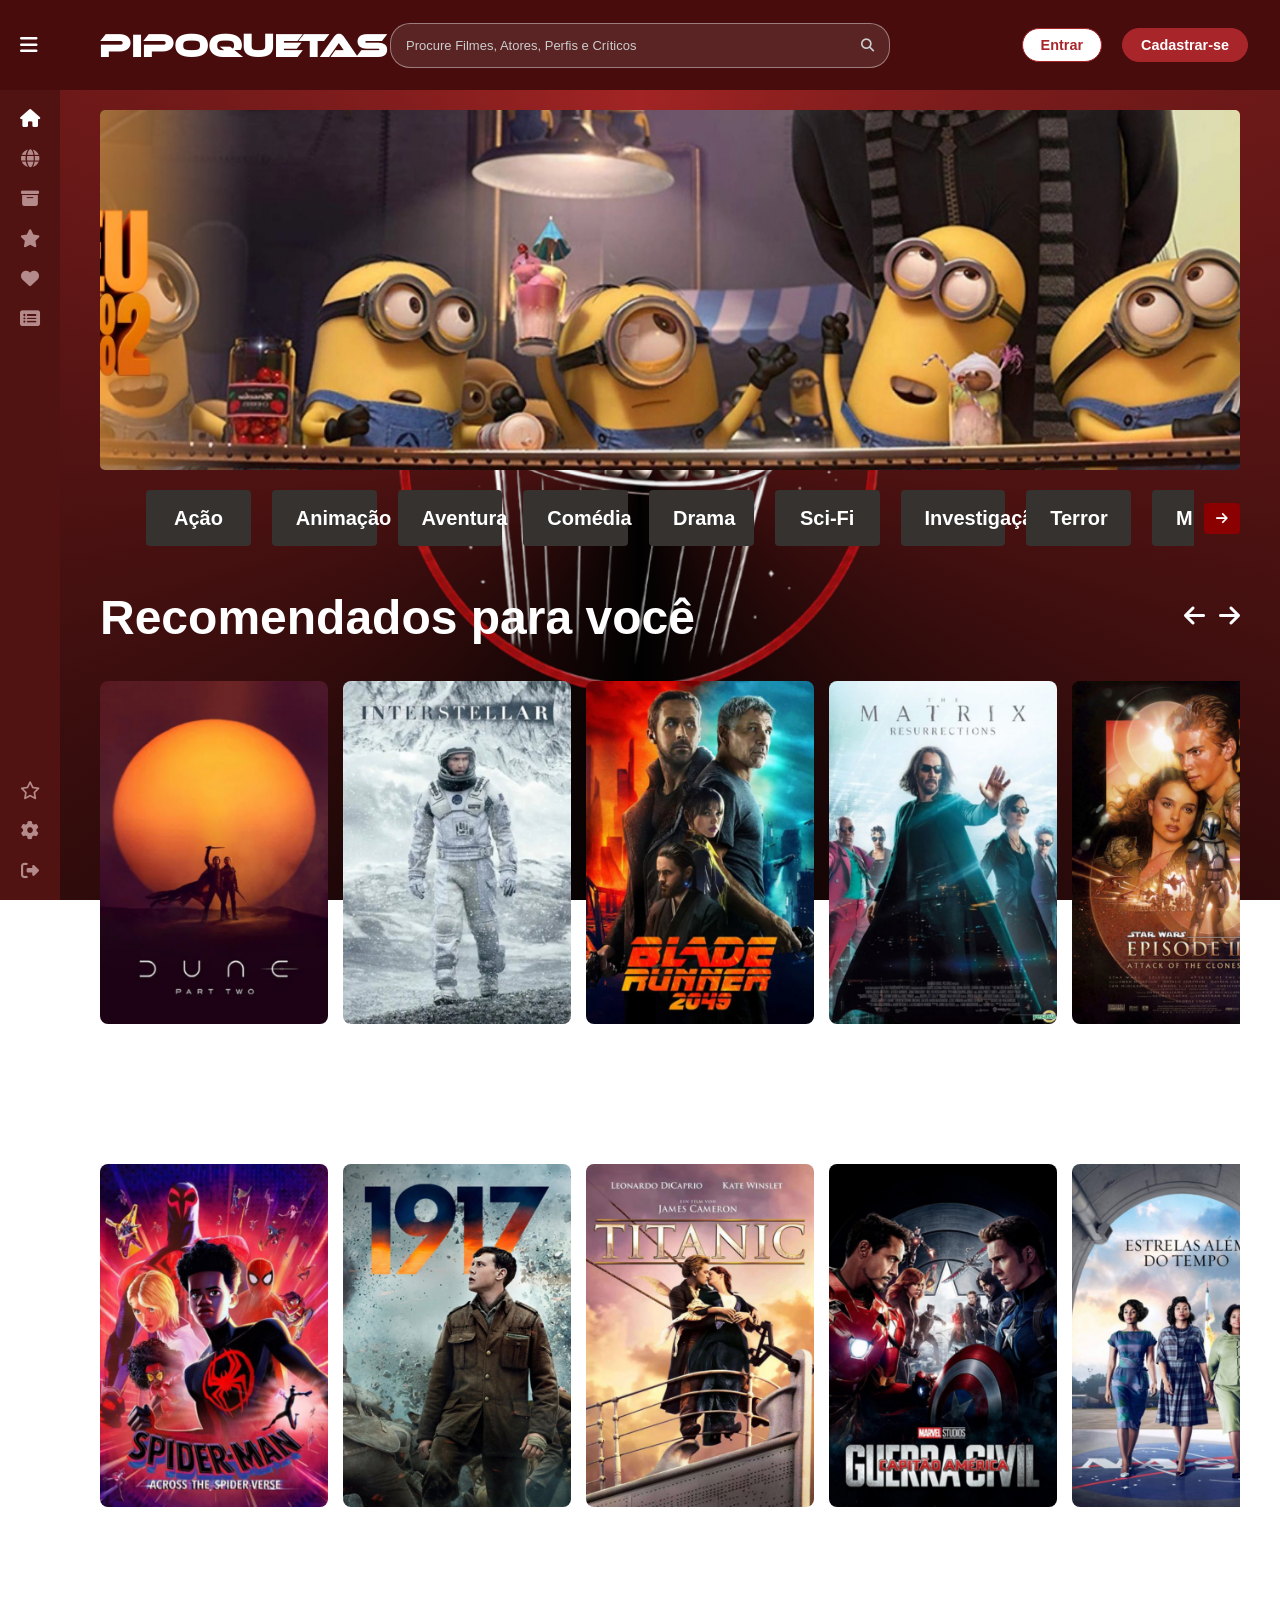
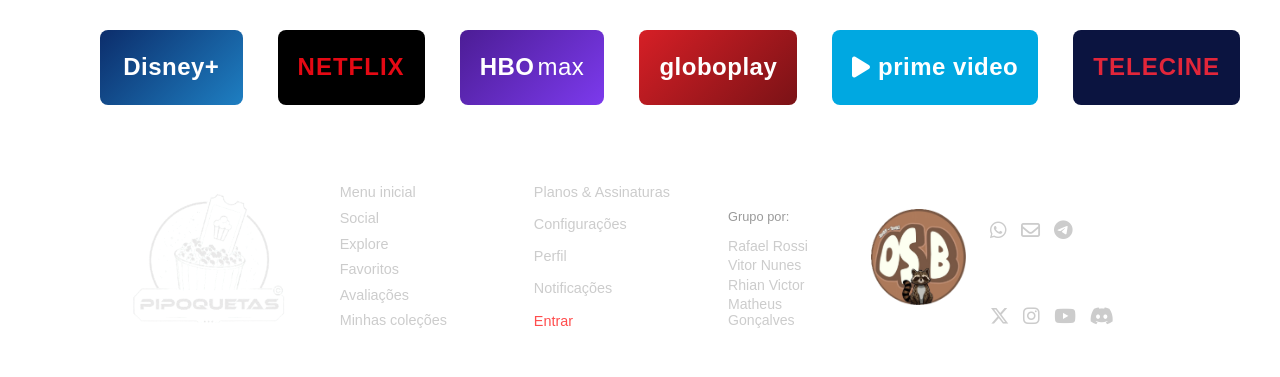
<file: index.html>
<!DOCTYPE html>
<html lang="pt-br">

<head>
    <meta charset="UTF-8">
    <meta name="viewport" content="width=device-width, initial-scale=1.0">
    <title>Pipoquetas</title>
    <link rel="stylesheet" href="css/base.css">
    <link rel="stylesheet" href="css/index.css">
    <link rel="stylesheet" href="https://cdnjs.cloudflare.com/ajax/libs/font-awesome/6.4.0/css/all.min.css">
</head>

<body>

    <header class="header">
        <div class="header-left">
            <button class="menu-btn" id="dropbtn"><i class="fa-solid fa-bars"></i></button>
            <h1 class="logo"><a href="index.html">Pipoquetas</a></h1>
        </div>

        <div class="search-bar">
            <input type="search" id="busca" name="q" placeholder="Procure Filmes, Atores, Perfis e Críticos">
            <button class="search-btn"><i class="fa-solid fa-magnifying-glass"></i></button>
        </div>

        <div class="header-right">
            <i class="fa-regular fa-bell" style="font-size: 125%;"></i>

            <div class="user-avatar" id="avatarBtn">
                <img src="assets/avatar.png" alt="Avatar">
            </div>

            <div class="user-dropdown" id="userDropdown">
                <div class="dropdown-header">
                    <img src="assets/avatar.png" alt="Avatar" class="dropdown-avatar">
                    <span>Seja bem-vindo, Jorel!</span>
                </div>

                <div class="dropdown-body">
                    <div class="dropdown-col">
                        <a href="#">Ver/Editar perfil</a>
                        <a href="#">Histórico de Avaliações</a>
                        <a href="#">Minha Lista</a>
                    </div>

                    <div class="dropdown-divider"></div>

                    <div class="dropdown-col">
                        <a href="#">Feedback/ Sugestões</a>
                        <a href="login.html" class="logout-link">Sair/Logout</a>
                    </div>
                </div>
            </div>
        </div>
    </header>

    <div class="main-container">

        <aside class="sidebar" id="sidebar">
            <div class="sidebar-top">
                <a href="index.html" class="active"><i class="fa-solid fa-house"></i> <span>Início</span></a>
                <a href="explore.html"><i class="fa-solid fa-globe"></i> <span>Explore</span></a>
                <a href="#"><i class="fa-solid fa-box-archive"></i> <span>Assistir Depois</span></a>
                <a href="#"><i class="fa-solid fa-star"></i> <span>Avaliações</span></a>
                <a href="#"><i class="fa-solid fa-heart"></i> <span>Favoritos</span></a>
                <a href="#"><i class="fa-solid fa-rectangle-list"></i> <span>Playlists</span></a>
            </div>
            <div class="sidebar-bottom">
                <a href="assinatura.html"><i class="fa-regular fa-star"></i> <span>PipoPlus+</span></a>
                <a href="#" id="settingsBtn"><i class="fa-solid fa-gear"></i> <span>Configurações</span></a>
                <a href="login.html"><i class="fa-solid fa-right-from-bracket"></i> <span>Sair</span></a>
            </div>
        </aside>

        <div class="overlay" id="sidebarOverlay"></div>

        <main class="content">

            <section class="hero-banner slideshow-container" id="heroSlideshow">
                <div class="hero-slide active"
                    style="background-image: linear-gradient(to right, rgba(0,0,0,0.7), transparent);">
                    <div class="hero-logo">
                        <img src="assets/img-hero/1.png" alt="Meu Malvado Favorito 2">
                    </div>
                </div>

                <div class="hero-slide"
                    style="background-image: linear-gradient(to right, rgba(0,0,0,0.7), transparent);">
                    <div class="hero-logo">
                        <img src="assets/img-hero/2.png" alt="Robô Selvagem">
                    </div>
                </div>

                <div class="hero-slide"
                    style="background-image: linear-gradient(to right, rgba(0,0,0,0.7), transparent);">
                    <div class="hero-logo">
                        <img src="assets/img-hero/3.png" alt="Jurassic Park">
                    </div>
                </div>
            </section>

            <section class="categories-wrapper">
                <button class="nav-cat-btn hidden" id="prevCatBtn"><i class="fa-solid fa-arrow-left"></i></button>
                <div class="categories" id="categoriesContainer">
                    <button class="cat-btn">Ação</button>
                    <button class="cat-btn">Animação</button>
                    <button class="cat-btn">Aventura</button>
                    <button class="cat-btn">Comédia</button>
                    <button class="cat-btn">Drama</button>
                    <button class="cat-btn">Sci-Fi</button>
                    <button class="cat-btn">Investigação</button>
                    <button class="cat-btn">Terror</button>
                    <button class="cat-btn">Mistério</button>
                    <button class="cat-btn">Fantasia</button>
                    <button class="cat-btn">Romance</button>
                    <button class="cat-btn">Crime</button>
                    <button class="cat-btn">Musical</button>
                    <button class="cat-btn">Documentário</button>
                    <button class="cat-btn">Suspense</button>
                </div>
                <button class="nav-cat-btn" id="nextCatBtn"><i class="fa-solid fa-arrow-right"></i></button>
            </section>

            <section class="movies-section">
                <div class="section-header">
                    <div>
                        <h2>Recomendados para você</h2>
                    </div>
                    <div class="carousel-arrows">
                        <button id="prevMovieBtn"><i class="fa-solid fa-arrow-left"></i></button>
                        <button id="nextMovieBtn"><i class="fa-solid fa-arrow-right"></i></button>
                    </div>
                </div>

                <!-- Cards renderizados por js/index.js a partir de js/dados-filmes.js -->
                <div class="movies-grid" id="moviesGrid"></div>
            </section>

            <section class="movies-section">
                <div class="section-header">
                    <div>
                        <h2>Mais Assistidos</h2>
                    </div>
                    <div class="carousel-arrows">
                        <button id="prevMovieBtn2"><i class="fa-solid fa-arrow-left"></i></button>
                        <button id="nextMovieBtn2"><i class="fa-solid fa-arrow-right"></i></button>
                    </div>
                </div>

                <!-- Cards renderizados por js/index.js a partir de js/dados-filmes.js -->
                <div class="movies-grid" id="moviesGrid2"></div>
            </section>

            <section class="platforms-section">
                <h2 class="section-title">Plataformas de Streaming</h2>
                <div class="platforms-row">
                    <div class="platform-badge disney">Disney+</div>
                    <div class="platform-badge netflix">NETFLIX</div>
                    <div class="platform-badge hbomax">HBO<span>max</span></div>
                    <div class="platform-badge globoplay">globoplay</div>
                    <div class="platform-badge primevideo"><i class="fa-solid fa-play"></i>&nbsp;prime video</div>
                    <div class="platform-badge telecine">TELECINE</div>
                </div>
            </section>

            <footer class="site-footer">
                <img class="footer-logo" src="assets/logos/logo-branca.png" alt="Logo Branca">

                <div class="footer-col">
                    <a href="index.html">Menu inicial</a>
                    <a href="#">Social</a>
                    <a href="explore.html">Explore</a>
                    <a href="#">Favoritos</a>
                    <a href="#">Avaliações</a>
                    <a href="#">Minhas coleções</a>
                </div>

                <div class="footer-col">
                    <a href="assinatura.html">Planos &amp; Assinaturas</a>
                    <a href="#">Configurações</a>
                    <a href="#">Perfil</a>
                    <a href="#">Notificações</a>
                    <a href="login.html" class="footer-logout">Sair</a>
                </div>

                <div class="footer-col footer-team">
                    <h3>PROJETO INTEGRADOR</h3>
                    <div class="footer-team-body">
                        <ul class="footer-team-list">
                            <li>Grupo por:</li>
                            <li>Rafael Rossi</li>
                            <li>Vitor Nunes</li>
                            <li>Rhian Victor</li>
                            <li>Matheus Gonçalves</li>
                        </ul>
                        <img class="footer-2DSB" src="assets/logos/2DSB.png" alt="Logo 2DSB">
                    </div>
                </div>

                <div class="footer-col footer-contact">
                    <h3>Entre em Contato:</h3>
                    <div class="footer-icons">
                        <a href="#" aria-label="WhatsApp"><i class="fa-brands fa-whatsapp"></i></a>
                        <a href="#" aria-label="E-mail"><i class="fa-regular fa-envelope"></i></a>
                        <a href="#" aria-label="Telegram"><i class="fa-brands fa-telegram"></i></a>
                    </div>
                    <h3>Siga Nossas Redes Sociais</h3>
                    <div class="footer-icons">
                        <a href="#" aria-label="X"><i class="fa-brands fa-x-twitter"></i></a>
                        <a href="#" aria-label="Instagram"><i class="fa-brands fa-instagram"></i></a>
                        <a href="#" aria-label="YouTube"><i class="fa-brands fa-youtube"></i></a>
                        <a href="#" aria-label="Discord"><i class="fa-brands fa-discord"></i></a>
                    </div>
                </div>
            </footer>
        </main>
    </div>

    <div class="settings-overlay" id="settingsModal">
        <div class="settings-container">
            <aside class="settings-sidebar">
                <button class="settings-tab active">Conta</button>
                <button class="settings-tab">Privacidade</button>
                <button class="settings-tab">Informações</button>
                <button class="settings-tab">Segurança</button>
                <button class="settings-tab">Ajuda</button>
                <button class="settings-tab btn-sair">Sair</button>
            </aside>

            <div class="settings-content">
                <header class="settings-header">
                    <h2>Informações da Conta</h2>
                    <button class="close-modal-btn" id="closeSettingsBtn"><i class="fa-solid fa-xmark"></i></button>
                </header>

                <div class="settings-body">
                    <div class="settings-col">
                        <div class="info-group">
                            <label>Nome:</label>
                            <span>Jorel</span>
                        </div>
                        <div class="info-group">
                            <label>CPF:</label>
                            <span>***.***.***-99 <i class="fa-regular fa-eye toggle-icon"></i></span>
                        </div>
                        <div class="info-group">
                            <label>Senha:</label>
                            <span>******** <i class="fa-regular fa-eye toggle-icon"></i></span>
                        </div>
                        <div class="info-group">
                            <label>Perfil:</label>
                            <span>Privado</span>
                        </div>
                        <div class="info-group">
                            <label>Gênero:</label>
                            <span>Masculino</span>
                        </div>
                    </div>

                    <div class="settings-col">
                        <div class="info-group">
                            <label>E-mail:</label>
                            <span>jorel.oficial.br@gmail.com</span>
                        </div>
                        <div class="info-group">
                            <label>Tipo de Usuário:</label>
                            <span>Comum</span>
                        </div>
                        <div class="info-group">
                            <label>Data de Cadastro:</label>
                            <span>06/07/2026</span>
                        </div>
                        <div class="info-group">
                            <label>Data de Nascimento:</label>
                            <span>09/08/1995</span>
                        </div>
                        <div class="info-group">
                            <label>Tema:</label>
                            <div class="theme-toggle">
                                <span>Escuro</span>
                                <span class="active">Claro</span>
                            </div>
                        </div>
                    </div>
                </div>
            </div>
        </div>
    </div>

    <script src="js/jquery.min.js"></script>
    <script src="js/dados-filmes.js"></script>
  <script src="js/api-local.js"></script>
  <script src="js/app.js"></script>
    <script src="js/index.js"></script>
</body>

</html>
</file>
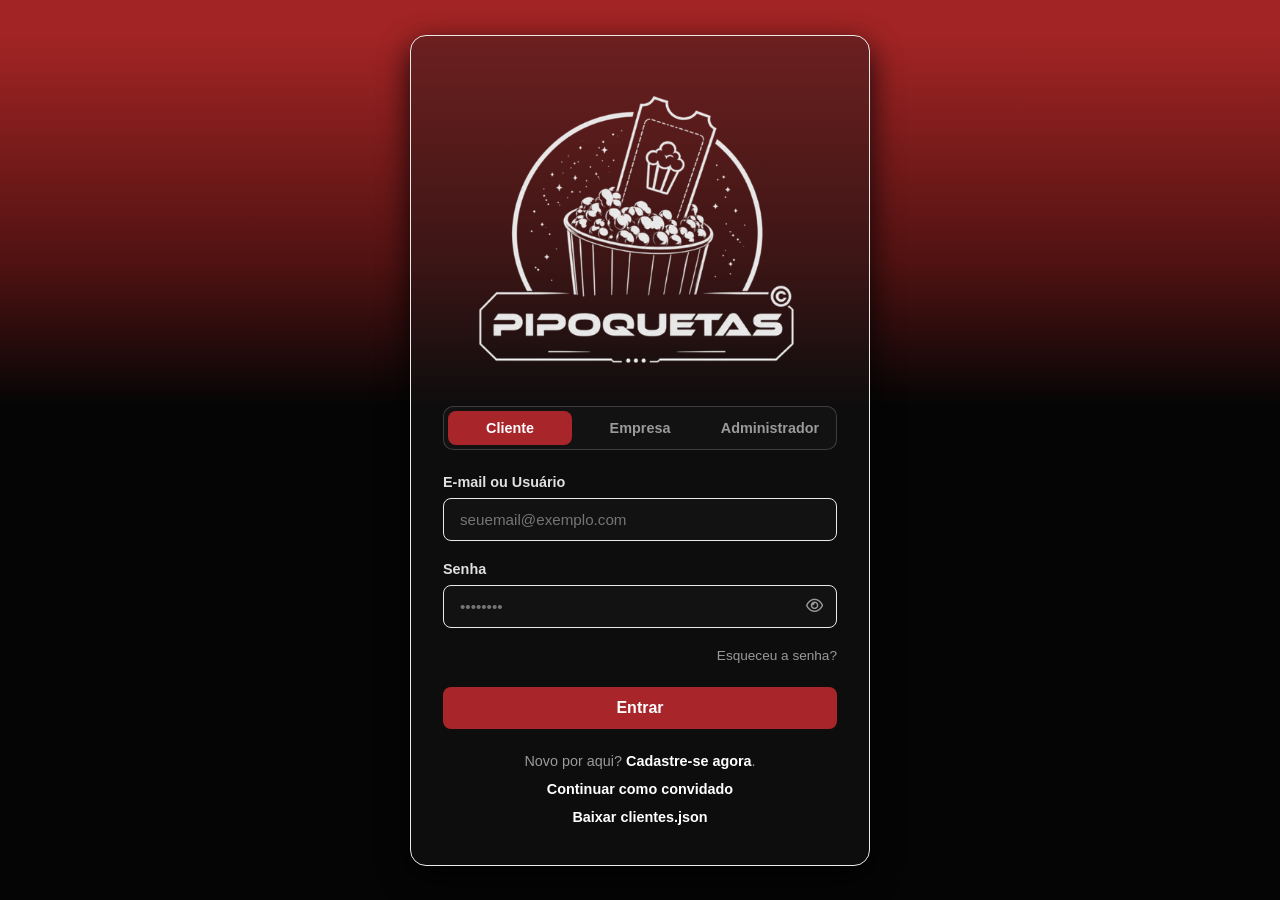
<file: admin.html>
<!DOCTYPE html>
<html lang="pt-br">

<head>
    <meta charset="UTF-8">
    <meta name="viewport" content="width=device-width, initial-scale=1.0">
    <title>Pipoquetas — Painel do Administrador</title>
    <link rel="stylesheet" href="css/base.css">
    <link rel="stylesheet" href="css/admin.css">
    <link rel="stylesheet" href="https://cdnjs.cloudflare.com/ajax/libs/font-awesome/6.4.0/css/all.min.css">
</head>

<body>

    <header class="header">
        <div class="header-left">
            <button class="menu-btn" id="dropbtn"><i class="fa-solid fa-bars"></i></button>
            <h1 class="logo">Pipoquetas</h1>
        </div>

        <div class="search-bar">
            <input type="search" id="busca" name="q" placeholder="Procure Filmes, Empresas, Usuários">
            <button class="search-btn"><i class="fa-solid fa-magnifying-glass"></i></button>
        </div>

        <div class="header-right">
            <i class="fa-regular fa-bell" style="font-size: 125%;"></i>

            <div class="user-avatar" id="avatarBtn">
                <img src="assets/avatar.png" alt="Avatar">
            </div>

            <div class="user-dropdown" id="userDropdown">
                <div class="dropdown-header">
                    <img src="assets/avatar.png" alt="Avatar" class="dropdown-avatar">
                    <span>Painel do Administrador</span>
                </div>

                <div class="dropdown-body">
                    <div class="dropdown-col">
                        <a href="index.html">Ver como usuário</a>
                        <a href="#">Ver/Editar perfil</a>
                    </div>

                    <div class="dropdown-divider"></div>

                    <div class="dropdown-col">
                        <a href="#">Feedback/ Sugestões</a>
                        <a href="login.html" class="logout-link">Sair/Logout</a>
                    </div>
                </div>
            </div>
        </div>
    </header>

    <div class="main-container">

        <aside class="sidebar" id="sidebar">
            <div class="sidebar-top">
                <a href="#" class="active"><i class="fa-solid fa-gauge"></i> <span>Painel</span></a>
                <a href="#empresas-pendentes"><i class="fa-solid fa-building"></i> <span>Empresas</span></a>
                <a href="#filmes-pendentes"><i class="fa-solid fa-clapperboard"></i> <span>Filmes Pendentes</span></a>
                <a href="#catalogo"><i class="fa-solid fa-film"></i> <span>Catálogo</span></a>
                <a href="#moderacao"><i class="fa-solid fa-comment-slash"></i> <span>Moderação</span></a>
            </div>
            <div class="sidebar-bottom">
                <a href="#" id="settingsBtn"><i class="fa-solid fa-gear"></i> <span>Configurações</span></a>
                <a href="login.html"><i class="fa-solid fa-right-from-bracket"></i> <span>Sair</span></a>
            </div>
        </aside>

        <div class="overlay" id="sidebarOverlay"></div>

        <main class="content">

            <div class="page-header">
                <h1>Painel do Administrador</h1>
                <p>Gerencie empresas, filmes e comentários da plataforma.</p>
            </div>

            <div class="stats-grid">
                <div class="stat-card">
                    <div class="stat-value" id="statEmpresasPendentes">0</div>
                    <div class="stat-label">Empresas pendentes</div>
                </div>
                <div class="stat-card">
                    <div class="stat-value" id="statFilmesPendentes">0</div>
                    <div class="stat-label">Filmes pendentes</div>
                </div>
                <div class="stat-card">
                    <div class="stat-value" id="statCatalogo">0</div>
                    <div class="stat-label">Filmes no catálogo</div>
                </div>
                <div class="stat-card">
                    <div class="stat-value" id="statComentarios">0</div>
                    <div class="stat-label">Comentários sinalizados</div>
                </div>
            </div>

            <!-- Aprovação/recusa de empresas -->
            <section class="admin-panel" id="empresas-pendentes">
                <div class="admin-panel-header">
                    <h2>Empresas aguardando aprovação<span class="count-badge" id="countEmpresas">0</span></h2>
                </div>
                <table class="admin-table">
                    <thead>
                        <tr>
                            <th>Empresa</th>
                            <th>CNPJ</th>
                            <th>E-mail</th>
                            <th>Data do cadastro</th>
                            <th>Status</th>
                            <th>Ações</th>
                        </tr>
                    </thead>
                    <tbody id="tbodyEmpresas"></tbody>
                </table>
                <p class="empty-state" id="emptyEmpresas" style="display:none;">Nenhuma empresa pendente no momento.</p>
            </section>

            <!-- Aprovação/edição/remoção de filmes cadastrados por empresas -->
            <section class="admin-panel" id="filmes-pendentes">
                <div class="admin-panel-header">
                    <h2>Filmes cadastrados por empresas<span class="count-badge" id="countFilmesPendentes">0</span></h2>
                </div>
                <table class="admin-table">
                    <thead>
                        <tr>
                            <th>Filme</th>
                            <th>Empresa</th>
                            <th>Gênero</th>
                            <th>Classificação</th>
                            <th>Status</th>
                            <th>Ações</th>
                        </tr>
                    </thead>
                    <tbody id="tbodyFilmesPendentes"></tbody>
                </table>
                <p class="empty-state" id="emptyFilmesPendentes" style="display:none;">Nenhum filme pendente no momento.</p>
            </section>

            <!-- Catálogo geral — adicionar/editar/remover qualquer filme -->
            <section class="admin-panel" id="catalogo">
                <div class="admin-panel-header">
                    <h2>Catálogo de filmes<span class="count-badge" id="countCatalogo">0</span></h2>
                    <button class="btn-primary" id="btnAdicionarFilme"><i class="fa-solid fa-plus"></i> Adicionar filme</button>
                </div>
                <table class="admin-table">
                    <thead>
                        <tr>
                            <th>Filme</th>
                            <th>Ano</th>
                            <th>Plataforma</th>
                            <th>Avaliação</th>
                            <th>Ações</th>
                        </tr>
                    </thead>
                    <tbody id="tbodyCatalogo"></tbody>
                </table>
            </section>

            <!-- Moderação de comentários/avaliações -->
            <section class="admin-panel" id="moderacao">
                <div class="admin-panel-header">
                    <h2>Comentários e avaliações<span class="count-badge" id="countComentarios">0</span></h2>
                </div>
                <table class="admin-table">
                    <thead>
                        <tr>
                            <th>Usuário</th>
                            <th>Filme</th>
                            <th>Comentário</th>
                            <th>Nota</th>
                            <th>Ações</th>
                        </tr>
                    </thead>
                    <tbody id="tbodyComentarios"></tbody>
                </table>
                <p class="empty-state" id="emptyComentarios" style="display:none;">Nenhum comentário no momento.</p>
            </section>

        </main>
    </div>

    <!-- Modal de cadastro/edição de filme -->
    <div class="form-overlay" id="filmeFormOverlay">
        <div class="form-container">
            <h2 id="filmeFormTitulo">Adicionar filme</h2>
            <form id="filmeForm">
                <div class="form-grid">
                    <div class="form-group full-width">
                        <label>Título</label>
                        <input type="text" id="campoTitulo" required>
                    </div>
                    <div class="form-group">
                        <label>Ano</label>
                        <input type="number" id="campoAno" min="1900" max="2100" required>
                    </div>
                    <div class="form-group">
                        <label>Classificação indicativa</label>
                        <select id="campoClassificacao">
                            <option value="L">Livre</option>
                            <option value="10">10 anos</option>
                            <option value="12">12 anos</option>
                            <option value="14">14 anos</option>
                            <option value="16">16 anos</option>
                            <option value="18">18 anos</option>
                        </select>
                    </div>
                    <div class="form-group">
                        <label>Gênero(s)</label>
                        <input type="text" id="campoGeneros" placeholder="Ex: Drama, Aventura">
                    </div>
                    <div class="form-group">
                        <label>Plataforma</label>
                        <input type="text" id="campoPlataforma" placeholder="Ex: HBO Max">
                    </div>
                    <div class="form-group full-width">
                        <label>Sinopse</label>
                        <textarea id="campoSinopse"></textarea>
                    </div>
                    <div class="form-group full-width">
                        <label>Imagem (caminho do arquivo)</label>
                        <input type="text" id="campoImagem" placeholder="img-filmes/nome-do-arquivo.png">
                    </div>
                </div>
                <div class="form-actions">
                    <button type="button" class="btn-secondary" id="btnCancelarFilme">Cancelar</button>
                    <button type="submit" class="btn-primary">Salvar</button>
                </div>
            </form>
        </div>
    </div>

    <script src="js/jquery.min.js"></script>
    <script src="js/dados-filmes.js"></script>
  <script src="js/api-local.js"></script>
  <script src="js/app.js"></script>
    <script src="js/admin.js"></script>
</body>

</html>
</file>
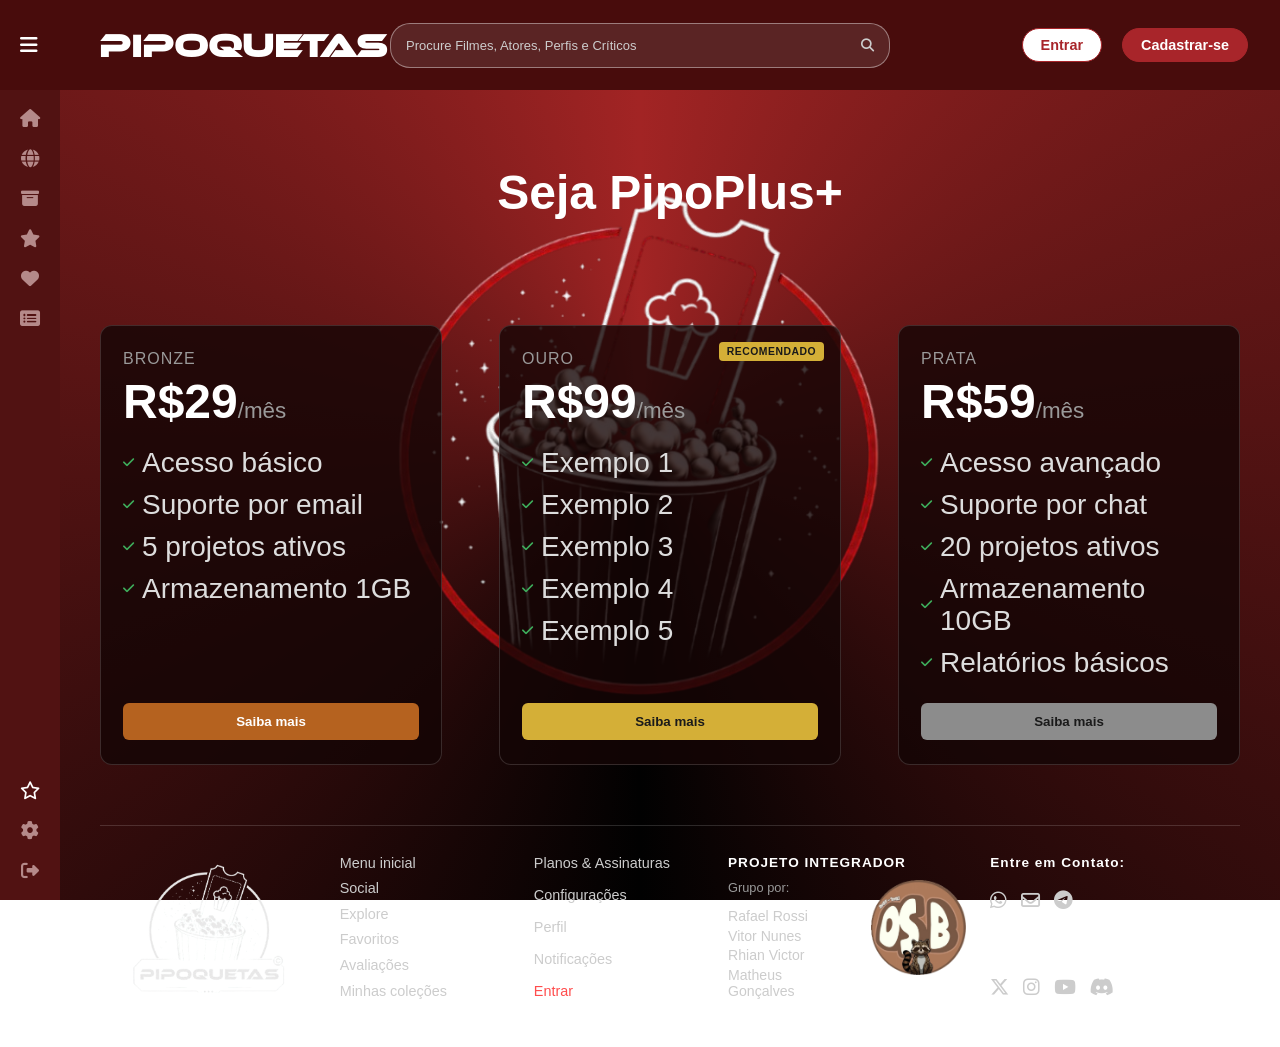
<file: assinatura.html>
<!DOCTYPE html>
<html lang="pt-br">
<head>
    <meta charset="UTF-8">
    <meta name="viewport" content="width=device-width, initial-scale=1.0">
    <title>Pipoquetas - Seja PipoPlus+</title>
    <link rel="stylesheet" href="css/base.css">
    <link rel="stylesheet" href="css/index.css">
    <link rel="stylesheet" href="https://cdnjs.cloudflare.com/ajax/libs/font-awesome/6.4.0/css/all.min.css">
</head>
<body>
    <header class="header">
        <div class="header-left">
            <button class="menu-btn" id="dropbtn"><i class="fa-solid fa-bars"></i></button>
            <h1 class="logo"><a href="index.html">Pipoquetas</a></h1>
        </div>

        <div class="search-bar">
            <input type="search" id="busca" name="q" placeholder="Procure Filmes, Atores, Perfis e Críticos">
            <button class="search-btn"><i class="fa-solid fa-magnifying-glass"></i></button>
        </div>

        <div class="header-right">
            <i class="fa-regular fa-bell" style="font-size: 125%;"></i>

            <div class="user-avatar" id="avatarBtn">
                <img src="assets/avatar.png" alt="Avatar">
            </div>

            <div class="user-dropdown" id="userDropdown">
                <div class="dropdown-header">
                    <img src="assets/avatar.png" alt="Avatar" class="dropdown-avatar">
                    <span>Seja bem-vindo, Jorel!</span>
                </div>

                <div class="dropdown-body">
                    <div class="dropdown-col">
                        <a href="#">Ver/Editar perfil</a>
                        <a href="#">Histórico de Avaliações</a>
                        <a href="#">Minha Lista</a>
                    </div>

                    <div class="dropdown-divider"></div>

                    <div class="dropdown-col">
                        <a href="#">Feedback/ Sugestões</a>
                        <a href="login.html" class="logout-link">Sair/Logout</a>
                    </div>
                </div>
            </div>
        </div>
    </header>

    <div class="main-container">

        <aside class="sidebar" id="sidebar">
            <div class="sidebar-top">
                <a href="index.html"><i class="fa-solid fa-house"></i> <span>Início</span></a>
                <a href="explore.html"><i class="fa-solid fa-globe"></i> <span>Explore</span></a>
                <a href="#"><i class="fa-solid fa-box-archive"></i> <span>Assistir Depois</span></a>
                <a href="#"><i class="fa-solid fa-star"></i> <span>Avaliações</span></a>
                <a href="#"><i class="fa-solid fa-heart"></i> <span>Favoritos</span></a>
                <a href="#"><i class="fa-solid fa-rectangle-list"></i> <span>Playlists</span></a>
            </div>
            <div class="sidebar-bottom">
                <a href="assinatura.html" class="active"><i class="fa-regular fa-star"></i> <span>PipoPlus+</span></a>
                <a href="#" id="settingsBtn"><i class="fa-solid fa-gear"></i> <span>Configurações</span></a>
                <a href="login.html"><i class="fa-solid fa-right-from-bracket"></i> <span>Sair</span></a>
            </div>
        </aside>

        <div class="overlay" id="sidebarOverlay"></div>

        <main class="content">
            <section class="plans-section">
                <div class="section-header ass">
                    <h2 class="section-title">Seja PipoPlus+</h2>
                </div>

                <div class="plans-grid" id="plansGrid">
                    <article class="plan-card" data-plan="bronze">
                        <span class="plan-tier">BRONZE</span>
                        <p class="plan-price">R$29<span>/mês</span></p>
                        <ul class="plan-features">
                            <li><i class="fa-solid fa-check"></i> Acesso básico</li>
                            <li><i class="fa-solid fa-check"></i> Suporte por email</li>
                            <li><i class="fa-solid fa-check"></i> 5 projetos ativos</li>
                            <li><i class="fa-solid fa-check"></i> Armazenamento 1GB</li>
                        </ul>
                        <button class="plan-btn plan-btn--bronze">Saiba mais</button>
                    </article>

                    <article class="plan-card plan-card--recommended" data-plan="ouro">
                        <span class="plan-badge">RECOMENDADO</span>
                        <span class="plan-tier">OURO</span>
                        <p class="plan-price">R$99<span>/mês</span></p>
                        <ul class="plan-features">
                            <li><i class="fa-solid fa-check"></i> Exemplo 1</li>
                            <li><i class="fa-solid fa-check"></i> Exemplo 2</li>
                            <li><i class="fa-solid fa-check"></i> Exemplo 3</li>
                            <li><i class="fa-solid fa-check"></i> Exemplo 4</li>
                            <li><i class="fa-solid fa-check"></i> Exemplo 5</li>
                        </ul>
                        <button class="plan-btn plan-btn--ouro">Saiba mais</button>
                    </article>

                    <article class="plan-card" data-plan="prata">
                        <span class="plan-tier">PRATA</span>
                        <p class="plan-price">R$59<span>/mês</span></p>
                        <ul class="plan-features">
                            <li><i class="fa-solid fa-check"></i> Acesso avançado</li>
                            <li><i class="fa-solid fa-check"></i> Suporte por chat</li>
                            <li><i class="fa-solid fa-check"></i> 20 projetos ativos</li>
                            <li><i class="fa-solid fa-check"></i> Armazenamento 10GB</li>
                            <li><i class="fa-solid fa-check"></i> Relatórios básicos</li>
                        </ul>
                        <button class="plan-btn plan-btn--prata">Saiba mais</button>
                    </article>
                </div>
            </section>

            <footer class="site-footer">
                <img class="footer-logo" src="assets/logos/logo-branca.png" alt="Logo Branca">

                <div class="footer-col">
                    <a href="index.html">Menu inicial</a>
                    <a href="#">Social</a>
                    <a href="explore.html">Explore</a>
                    <a href="#">Favoritos</a>
                    <a href="#">Avaliações</a>
                    <a href="#">Minhas coleções</a>
                </div>

                <div class="footer-col">
                    <a href="assinatura.html">Planos &amp; Assinaturas</a>
                    <a href="#">Configurações</a>
                    <a href="#">Perfil</a>
                    <a href="#">Notificações</a>
                    <a href="login.html" class="footer-logout">Sair</a>
                </div>

                <div class="footer-col footer-team">
                    <h3>PROJETO INTEGRADOR</h3>
                    <div class="footer-team-body">
                        <ul class="footer-team-list">
                            <li>Grupo por:</li>
                            <li>Rafael Rossi</li>
                            <li>Vitor Nunes</li>
                            <li>Rhian Victor</li>
                            <li>Matheus Gonçalves</li>
                        </ul>
                        <img class="footer-2DSB" src="assets/logos/2DSB.png" alt="Logo 2DSB">
                    </div>
                </div>

                <div class="footer-col footer-contact">
                    <h3>Entre em Contato:</h3>
                    <div class="footer-icons">
                        <a href="#" aria-label="WhatsApp"><i class="fa-brands fa-whatsapp"></i></a>
                        <a href="#" aria-label="E-mail"><i class="fa-regular fa-envelope"></i></a>
                        <a href="#" aria-label="Telegram"><i class="fa-brands fa-telegram"></i></a>
                    </div>
                    <h3>Siga Nossas Redes Sociais</h3>
                    <div class="footer-icons">
                        <a href="#" aria-label="X"><i class="fa-brands fa-x-twitter"></i></a>
                        <a href="#" aria-label="Instagram"><i class="fa-brands fa-instagram"></i></a>
                        <a href="#" aria-label="YouTube"><i class="fa-brands fa-youtube"></i></a>
                        <a href="#" aria-label="Discord"><i class="fa-brands fa-discord"></i></a>
                    </div>
                </div>
            </footer>
        </main>
    </div>

    <div class="settings-overlay" id="settingsModal">
        <div class="settings-container">
            <aside class="settings-sidebar">
                <button class="settings-tab active">Conta</button>
                <button class="settings-tab">Privacidade</button>
                <button class="settings-tab">Informações</button>
                <button class="settings-tab">Segurança</button>
                <button class="settings-tab">Ajuda</button>
                <button class="settings-tab btn-sair">Sair</button>
            </aside>

            <div class="settings-content">
                <header class="settings-header">
                    <h2>Informações da Conta</h2>
                    <button class="close-modal-btn" id="closeSettingsBtn"><i class="fa-solid fa-xmark"></i></button>
                </header>

                <div class="settings-body">
                    <div class="settings-col">
                        <div class="info-group">
                            <label>Nome:</label>
                            <span>Jorel</span>
                        </div>
                        <div class="info-group">
                            <label>CPF:</label>
                            <span>***.***.***-99 <i class="fa-regular fa-eye toggle-icon"></i></span>
                        </div>
                        <div class="info-group">
                            <label>Senha:</label>
                            <span>******** <i class="fa-regular fa-eye toggle-icon"></i></span>
                        </div>
                        <div class="info-group">
                            <label>Perfil:</label>
                            <span>Privado</span>
                        </div>
                        <div class="info-group">
                            <label>Gênero:</label>
                            <span>Masculino</span>
                        </div>
                    </div>

                    <div class="settings-col">
                        <div class="info-group">
                            <label>E-mail:</label>
                            <span>jorel.oficial.br@gmail.com</span>
                        </div>
                        <div class="info-group">
                            <label>Tipo de Usuário:</label>
                            <span>Comum</span>
                        </div>
                        <div class="info-group">
                            <label>Data de Cadastro:</label>
                            <span>06/07/2026</span>
                        </div>
                        <div class="info-group">
                            <label>Data de Nascimento:</label>
                            <span>09/08/1995</span>
                        </div>
                        <div class="info-group">
                            <label>Tema:</label>
                            <div class="theme-toggle">
                                <span>Escuro</span>
                                <span class="active">Claro</span>
                            </div>
                        </div>
                    </div>
                </div>
            </div>
        </div>
    </div>

    <script src="js/jquery.min.js"></script>
    <script src="js/dados-filmes.js"></script>
  <script src="js/api-local.js"></script>
  <script src="js/app.js"></script>
    <script src="js/index.js"></script>
</body>
</html>
</file>
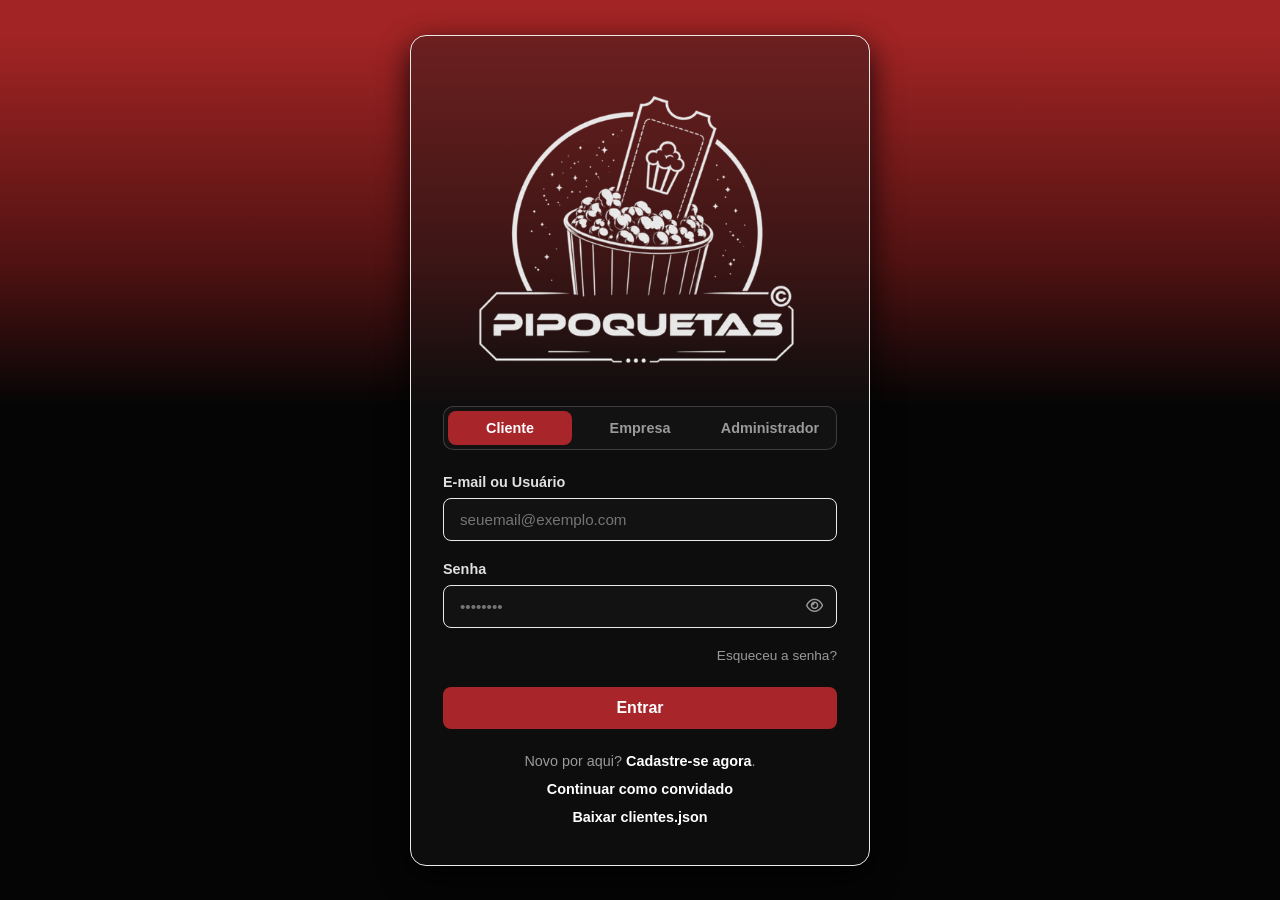
<file: empresa.html>
<!DOCTYPE html>
<html lang="pt-br">

<head>
    <meta charset="UTF-8">
    <meta name="viewport" content="width=device-width, initial-scale=1.0">
    <title>Pipoquetas — Painel da Empresa</title>
    <link rel="stylesheet" href="css/base.css">
    <link rel="stylesheet" href="css/admin.css">
    <link rel="stylesheet" href="https://cdnjs.cloudflare.com/ajax/libs/font-awesome/6.4.0/css/all.min.css">
</head>

<body>

    <header class="header">
        <div class="header-left">
            <button class="menu-btn" id="dropbtn"><i class="fa-solid fa-bars"></i></button>
            <h1 class="logo">Pipoquetas</h1>
        </div>

        <div class="search-bar">
            <input type="search" id="busca" name="q" placeholder="Procure seus filmes cadastrados">
            <button class="search-btn"><i class="fa-solid fa-magnifying-glass"></i></button>
        </div>

        <div class="header-right">
            <i class="fa-regular fa-bell" style="font-size: 125%;"></i>

            <div class="user-avatar" id="avatarBtn">
                <img src="assets/avatar.png" alt="Avatar">
            </div>

            <div class="user-dropdown" id="userDropdown">
                <div class="dropdown-header">
                    <img src="assets/avatar.png" alt="Avatar" class="dropdown-avatar">
                    <span>StreamFlix Distribuidora</span>
                </div>

                <div class="dropdown-body">
                    <div class="dropdown-col">
                        <a href="#">Ver/Editar perfil</a>
                        <a href="#">Dados da empresa</a>
                    </div>

                    <div class="dropdown-divider"></div>

                    <div class="dropdown-col">
                        <a href="#">Feedback/ Sugestões</a>
                        <a href="login.html" class="logout-link">Sair/Logout</a>
                    </div>
                </div>
            </div>
        </div>
    </header>

    <div class="main-container">

        <aside class="sidebar" id="sidebar">
            <div class="sidebar-top">
                <a href="#" class="active"><i class="fa-solid fa-gauge"></i> <span>Painel</span></a>
                <a href="#meus-filmes"><i class="fa-solid fa-film"></i> <span>Meus Filmes</span></a>
                <a href="#desempenho"><i class="fa-solid fa-chart-simple"></i> <span>Desempenho</span></a>
            </div>
            <div class="sidebar-bottom">
                <a href="#" id="settingsBtn"><i class="fa-solid fa-gear"></i> <span>Configurações</span></a>
                <a href="login.html"><i class="fa-solid fa-right-from-bracket"></i> <span>Sair</span></a>
            </div>
        </aside>

        <div class="overlay" id="sidebarOverlay"></div>

        <main class="content">

            <div class="page-header">
                <h1>Painel da Empresa</h1>
                <p>Cadastre e acompanhe o desempenho dos filmes da sua distribuidora.</p>
            </div>

            <div class="stats-grid">
                <div class="stat-card">
                    <div class="stat-value" id="statTotalFilmes">0</div>
                    <div class="stat-label">Filmes cadastrados</div>
                </div>
                <div class="stat-card">
                    <div class="stat-value" id="statPendentes">0</div>
                    <div class="stat-label">Aguardando aprovação</div>
                </div>
                <div class="stat-card">
                    <div class="stat-value" id="statVisualizacoes">0</div>
                    <div class="stat-label">Visualizações totais</div>
                </div>
                <div class="stat-card">
                    <div class="stat-value" id="statAvaliacaoMedia">0.0</div>
                    <div class="stat-label">Avaliação média</div>
                </div>
            </div>

            <!-- Meus filmes: cadastrar / editar / remover -->
            <section class="admin-panel" id="meus-filmes">
                <div class="admin-panel-header">
                    <h2>Meus filmes<span class="count-badge" id="countMeusFilmes">0</span></h2>
                    <button class="btn-primary" id="btnAdicionarFilme"><i class="fa-solid fa-plus"></i> Cadastrar filme</button>
                </div>
                <table class="admin-table">
                    <thead>
                        <tr>
                            <th>Filme</th>
                            <th>Ano</th>
                            <th>Plataforma</th>
                            <th>Status</th>
                            <th>Ações</th>
                        </tr>
                    </thead>
                    <tbody id="tbodyMeusFilmes"></tbody>
                </table>
                <p class="empty-state" id="emptyMeusFilmes" style="display:none;">Você ainda não cadastrou nenhum filme.</p>
            </section>

            <!-- Estatísticas por filme -->
            <section class="admin-panel" id="desempenho">
                <div class="admin-panel-header">
                    <h2>Desempenho por filme</h2>
                </div>
                <table class="admin-table">
                    <thead>
                        <tr>
                            <th>Filme</th>
                            <th>Visualizações</th>
                            <th>Avaliações recebidas</th>
                            <th>Nota média</th>
                        </tr>
                    </thead>
                    <tbody id="tbodyDesempenho"></tbody>
                </table>
                <p class="empty-state" id="emptyDesempenho" style="display:none;">Sem dados de desempenho ainda.</p>
            </section>

        </main>
    </div>

    <!-- Modal de cadastro/edição de filme -->
    <div class="form-overlay" id="filmeFormOverlay">
        <div class="form-container">
            <h2 id="filmeFormTitulo">Cadastrar filme</h2>
            <form id="filmeForm">
                <div class="form-grid">
                    <div class="form-group full-width">
                        <label>Título</label>
                        <input type="text" id="campoTitulo" required>
                    </div>
                    <div class="form-group">
                        <label>Ano</label>
                        <input type="number" id="campoAno" min="1900" max="2100" required>
                    </div>
                    <div class="form-group">
                        <label>Classificação indicativa</label>
                        <select id="campoClassificacao">
                            <option value="L">Livre</option>
                            <option value="10">10 anos</option>
                            <option value="12">12 anos</option>
                            <option value="14">14 anos</option>
                            <option value="16">16 anos</option>
                            <option value="18">18 anos</option>
                        </select>
                    </div>
                    <div class="form-group">
                        <label>Gênero(s)</label>
                        <input type="text" id="campoGeneros" placeholder="Ex: Drama, Aventura">
                    </div>
                    <div class="form-group">
                        <label>Plataforma</label>
                        <input type="text" id="campoPlataforma" placeholder="Ex: HBO Max">
                    </div>
                    <div class="form-group">
                        <label>Preço</label>
                        <input type="text" id="campoPreco" placeholder="Ex: R$14,90">
                    </div>
                    <div class="form-group full-width">
                        <label>Sinopse</label>
                        <textarea id="campoSinopse"></textarea>
                    </div>
                    <div class="form-group full-width">
                        <label>Imagem (caminho do arquivo)</label>
                        <input type="text" id="campoImagem" placeholder="img-filmes/nome-do-arquivo.png">
                    </div>
                </div>
                <div class="form-actions">
                    <button type="button" class="btn-secondary" id="btnCancelarFilme">Cancelar</button>
                    <button type="submit" class="btn-primary">Salvar</button>
                </div>
            </form>
        </div>
    </div>

    <script src="js/jquery.min.js"></script>
    <script src="js/dados-filmes.js"></script>
  <script src="js/api-local.js"></script>
  <script src="js/app.js"></script>
    <script src="js/empresa.js"></script>
</body>

</html>
</file>
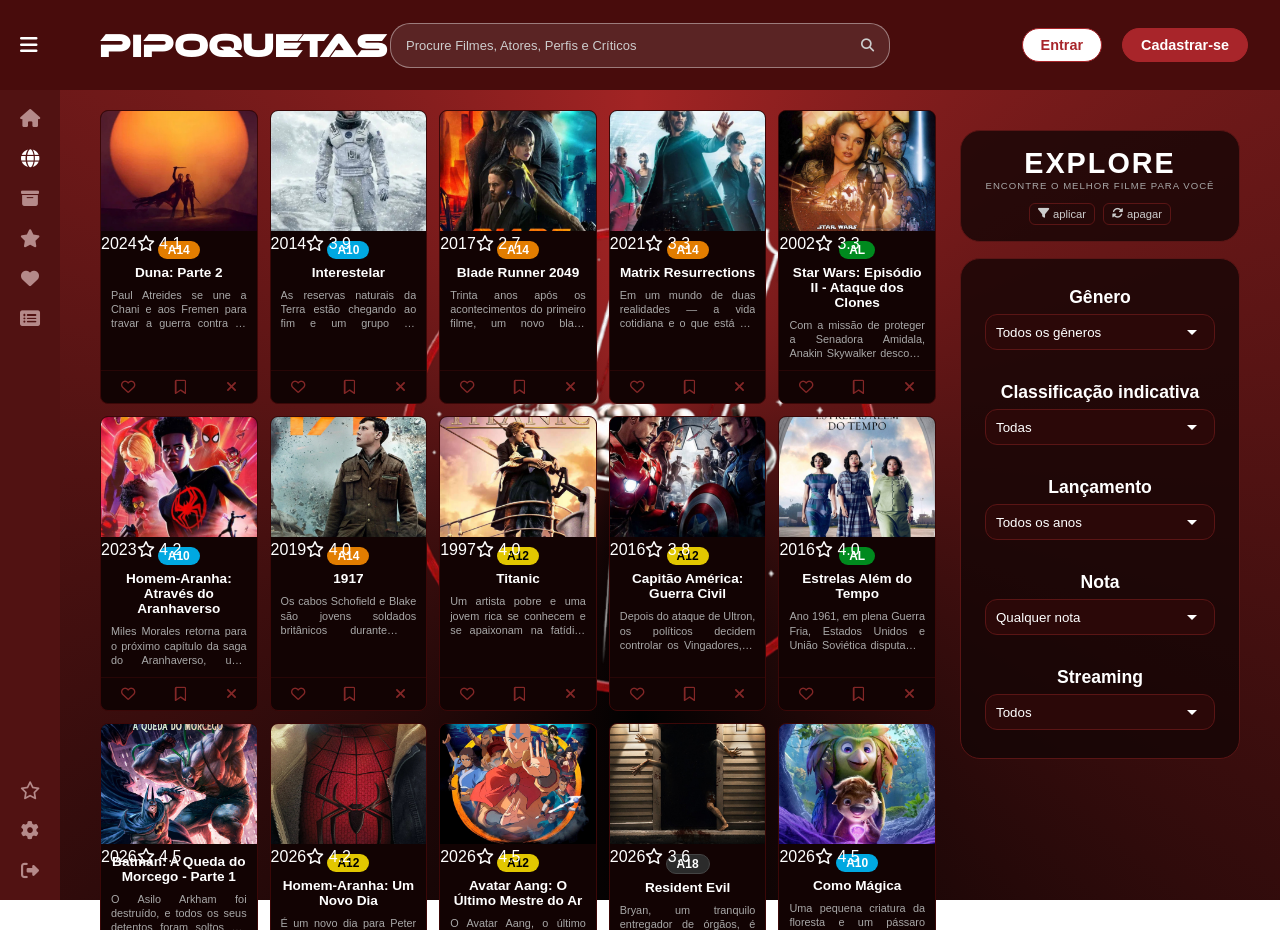
<file: explore.html>
<!DOCTYPE html>
<html lang="pt-BR">

<head>
    <meta charset="UTF-8">
    <meta name="viewport" content="width=device-width, initial-scale=1.0">
    <title>Pipoquetas - Explore</title>
    <link rel="stylesheet" href="https://cdnjs.cloudflare.com/ajax/libs/font-awesome/6.4.0/css/all.min.css">
    <link rel="stylesheet" href="css/base.css">
    <link rel="stylesheet" href="css/explore.css">
</head>

<body>

    <header class="header">
        <div class="header-left">
            <button class="menu-btn" id="dropbtn"><i class="fa-solid fa-bars"></i></button>
            <h1 class="logo"><a href="index.html">Pipoquetas</a></h1>
        </div>

        <div class="search-bar">
            <input type="search" id="busca" name="q" placeholder="Procure Filmes, Atores, Perfis e Críticos">
            <button class="search-btn"><i class="fa-solid fa-magnifying-glass"></i></button>
        </div>

        <div class="header-right">
            <i class="fa-regular fa-bell" style="font-size: 125%;"></i>

            <div class="user-avatar" id="avatarBtn">
                <img src="assets/avatar.png" alt="Avatar">
            </div>

            <div class="user-dropdown" id="userDropdown">
                <div class="dropdown-header">
                    <img src="assets/avatar.png" alt="Avatar" class="dropdown-avatar">
                    <span>Seja bem-vindo, Jorel!</span>
                </div>

                <div class="dropdown-body">
                    <div class="dropdown-col">
                        <a href="#">Ver/Editar perfil</a>
                        <a href="#">Histórico de Avaliações</a>
                        <a href="#">Minha Lista</a>
                    </div>

                    <div class="dropdown-divider"></div>

                    <div class="dropdown-col">
                        <a href="#">Feedback/ Sugestões</a>
                        <a href="login.html" class="logout-link">Sair/Logout</a>
                    </div>
                </div>
            </div>
        </div>
    </header>

    <div class="explore-container">

        <aside class="sidebar" id="sidebar">
            <div class="sidebar-top">
                <a href="index.html"><i class="fa-solid fa-house"></i> <span>Início</span></a>
                <a href="explore.html" class="active"><i class="fa-solid fa-globe"></i> <span>Explore</span></a>
                <a href="#"><i class="fa-solid fa-box-archive"></i> <span>Assistir Depois</span></a>
                <a href="#"><i class="fa-solid fa-star"></i> <span>Avaliações</span></a>
                <a href="#"><i class="fa-solid fa-heart"></i> <span>Favoritos</span></a>
                <a href="#"><i class="fa-solid fa-rectangle-list"></i> <span>Playlists</span></a>
            </div>
            <div class="sidebar-bottom">
                <a href="assinatura.html"><i class="fa-regular fa-star"></i> <span>PipoPlus+</span></a>
                <a href="#" id="settingsBtn"><i class="fa-solid fa-gear"></i> <span>Configurações</span></a>
                <a href="login.html"><i class="fa-solid fa-right-from-bracket"></i> <span>Sair</span></a>
            </div>
        </aside>

        <div class="overlay" id="sidebarOverlay"></div>

        <main class="content">

            <div class="explore-layout">
                <!-- Cards renderizados por js/explore.js a partir de js/dados-filmes.js -->
                <section class="movies-grid"></section>

                <aside class="filters-sidebar">
                    <div class="filter-header">
                        <h2>EXPLORE</h2>
                        <p>ENCONTRE O MELHOR FILME PARA VOCÊ</p>
                        <div class="filter-actions-btn">
                            <button class="btn-filter-apply"><i class="fa-solid fa-filter"></i> aplicar</button>
                            <button class="btn-filter-reset"><i class="fa-solid fa-rotate"></i> apagar</button>
                        </div>
                    </div>

                    <div class="filter-box">
                        <div class="filter-group">
                            <label for="filtro-genero">Gênero</label>
                            <select id="filtro-genero">
                                <option value=""></option>
                            </select>
                        </div>

                        <div class="filter-group">
                            <label for="filtro-classificacao">Classificação indicativa</label>
                            <select id="filtro-classificacao">
                                <option value=""></option>
                            </select>
                        </div>

                        <div class="filter-group">
                            <label for="filtro-lancamento">Lançamento</label>
                            <select id="filtro-lancamento">
                                <option value=""></option>
                            </select>
                        </div>

                        <div class="filter-group">
                            <label for="filtro-nota">Nota</label>
                            <select id="filtro-nota">
                                <option value=""></option>
                            </select>
                        </div>

                        <div class="filter-group">
                            <label for="filtro-streaming">Streaming</label>
                            <select id="filtro-streaming">
                                <option value=""></option>
                            </select>
                        </div>
                    </div>
                </aside>
            </div>

            <footer class="site-footer">
                <img class="footer-logo" src="assets/logos/logo-branca.png" alt="Logo Branca">

                <div class="footer-col">
                    <a href="index.html">Menu inicial</a>
                    <a href="#">Social</a>
                    <a href="explore.html">Explore</a>
                    <a href="#">Favoritos</a>
                    <a href="#">Avaliações</a>
                    <a href="#">Minhas coleções</a>
                </div>

                <div class="footer-col">
                    <a href="assinatura.html">Planos &amp; Assinaturas</a>
                    <a href="#">Configurações</a>
                    <a href="#">Perfil</a>
                    <a href="#">Notificações</a>
                    <a href="login.html" class="footer-logout">Sair</a>
                </div>

                <div class="footer-col footer-team">
                    <h3>PROJETO INTEGRADOR</h3>
                    <div class="footer-team-body">
                        <ul class="footer-team-list">
                            <li>Grupo por:</li>
                            <li>Rafael Rossi</li>
                            <li>Vitor Nunes</li>
                            <li>Rhian Victor</li>
                            <li>Matheus Gonçalves</li>
                        </ul>
                        <img class="footer-2DSB" src="assets/logos/2DSB.png" alt="Logo 2DSB">
                    </div>
                </div>

                <div class="footer-col footer-contact">
                    <h3>Entre em Contato:</h3>
                    <div class="footer-icons">
                        <a href="#" aria-label="WhatsApp"><i class="fa-brands fa-whatsapp"></i></a>
                        <a href="#" aria-label="E-mail"><i class="fa-regular fa-envelope"></i></a>
                        <a href="#" aria-label="Telegram"><i class="fa-brands fa-telegram"></i></a>
                    </div>
                    <h3>Siga Nossas Redes Sociais</h3>
                    <div class="footer-icons">
                        <a href="#" aria-label="X"><i class="fa-brands fa-x-twitter"></i></a>
                        <a href="#" aria-label="Instagram"><i class="fa-brands fa-instagram"></i></a>
                        <a href="#" aria-label="YouTube"><i class="fa-brands fa-youtube"></i></a>
                        <a href="#" aria-label="Discord"><i class="fa-brands fa-discord"></i></a>
                    </div>
                </div>
            </footer>
        </main>
    </div>

    <div class="settings-overlay" id="settingsModal">
        <div class="settings-container">
            <aside class="settings-sidebar">
                <button class="settings-tab active">Conta</button>
                <button class="settings-tab">Privacidade</button>
                <button class="settings-tab">Informações</button>
                <button class="settings-tab">Segurança</button>
                <button class="settings-tab">Ajuda</button>
                <button class="settings-tab btn-sair">Sair</button>
            </aside>

            <div class="settings-content">
                <header class="settings-header">
                    <h2>Informações da Conta</h2>
                    <button class="close-modal-btn" id="closeSettingsBtn"><i class="fa-solid fa-xmark"></i></button>
                </header>

                <div class="settings-body">
                    <div class="settings-col">
                        <div class="info-group">
                            <label>Nome:</label>
                            <span>Jorel</span>
                        </div>
                        <div class="info-group">
                            <label>CPF:</label>
                            <span>***.***.***-99 <i class="fa-regular fa-eye toggle-icon"></i></span>
                        </div>
                        <div class="info-group">
                            <label>Senha:</label>
                            <span>******** <i class="fa-regular fa-eye toggle-icon"></i></span>
                        </div>
                        <div class="info-group">
                            <label>Perfil:</label>
                            <span>Privado</span>
                        </div>
                        <div class="info-group">
                            <label>Gênero:</label>
                            <span>Masculino</span>
                        </div>
                    </div>

                    <div class="settings-col">
                        <div class="info-group">
                            <label>E-mail:</label>
                            <span>jorel.oficial.br@gmail.com</span>
                        </div>
                        <div class="info-group">
                            <label>Tipo de Usuário:</label>
                            <span>Comum</span>
                        </div>
                        <div class="info-group">
                            <label>Data de Cadastro:</label>
                            <span>06/07/2026</span>
                        </div>
                        <div class="info-group">
                            <label>Data de Nascimento:</label>
                            <span>09/08/1995</span>
                        </div>
                        <div class="info-group">
                            <label>Tema:</label>
                            <div class="theme-toggle">
                                <span>Escuro</span>
                                <span class="active">Claro</span>
                            </div>
                        </div>
                    </div>
                </div>
            </div>
        </div>
    </div>

    <script src="js/jquery.min.js"></script>
    <script src="js/dados-filmes.js"></script>
  <script src="js/api-local.js"></script>
  <script src="js/app.js"></script>
    <script src="js/explore.js"></script>
</body>

</html>
</file>
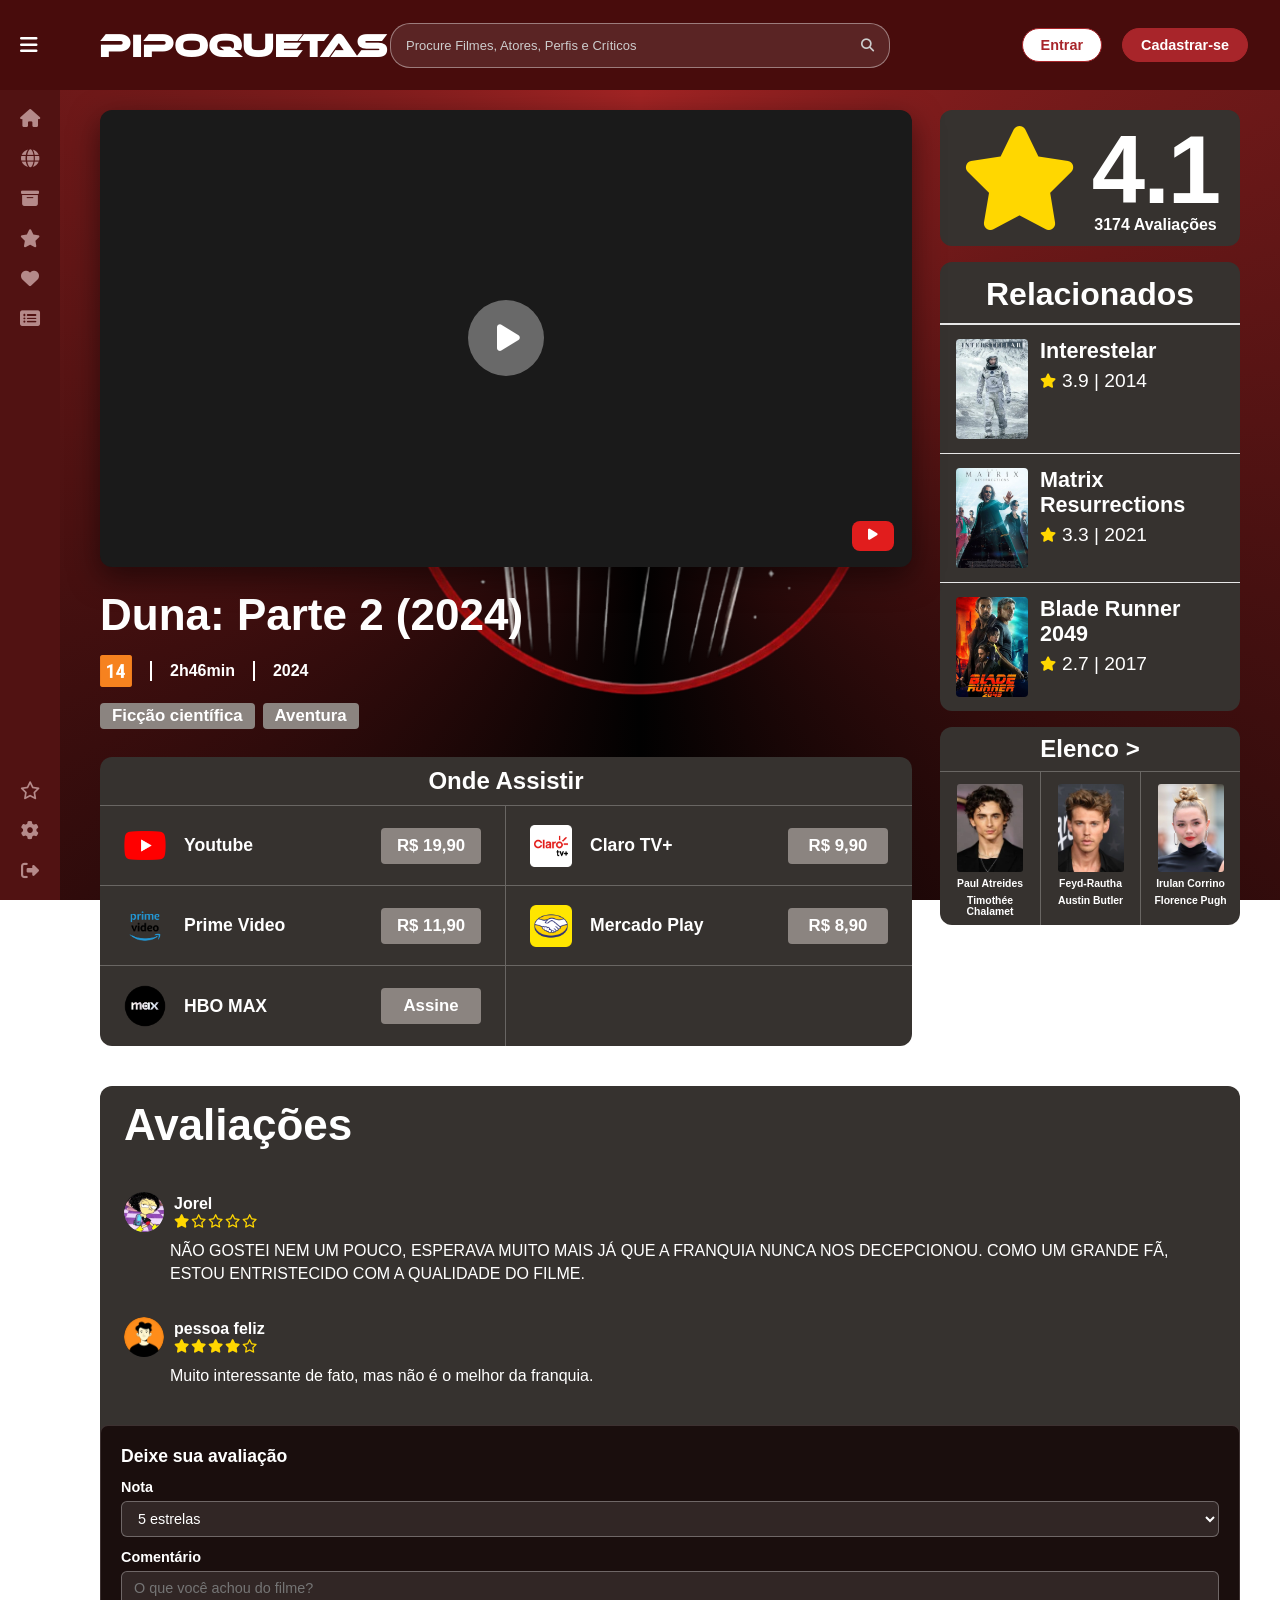
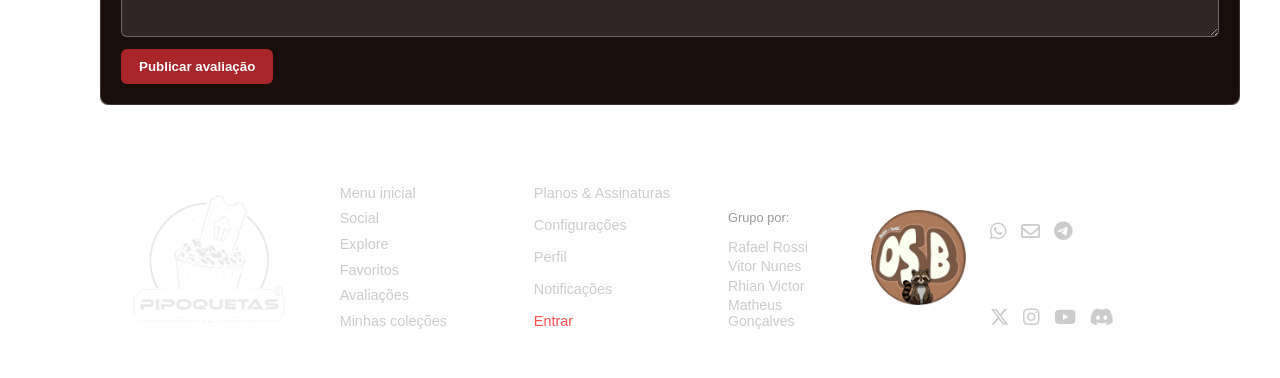
<file: filme.html>
<!DOCTYPE html>
<html lang="pt-br">

<head>
    <meta charset="UTF-8">
    <meta name="viewport" content="width=device-width, initial-scale=1.0">
    <title>Filme</title>
    <link rel="stylesheet" href="css/base.css">
    <link rel="stylesheet" href="css/filme.css">
    <link rel="stylesheet" href="https://cdnjs.cloudflare.com/ajax/libs/font-awesome/6.4.0/css/all.min.css">
</head>

<body>

    <header class="header">
        <div class="header-left">
            <button class="menu-btn" id="dropbtn"><i class="fa-solid fa-bars"></i></button>
            <h1 class="logo"><a href="index.html">Pipoquetas</a></h1>
        </div>

        <div class="search-bar">
            <input type="search" id="busca" name="q" placeholder="Procure Filmes, Atores, Perfis e Críticos">
            <button class="search-btn"><i class="fa-solid fa-magnifying-glass"></i></button>
        </div>

        <div class="header-right">
            <i class="fa-regular fa-bell" style="font-size: 125%;"></i>

            <div class="user-avatar" id="avatarBtn">
                <img src="assets/avatar.png" alt="Avatar">
            </div>

            <div class="user-dropdown" id="userDropdown">
                <div class="dropdown-header">
                    <img src="assets/avatar.png" alt="Avatar" class="dropdown-avatar">
                    <span>Seja bem-vindo, Jorel!</span>
                </div>

                <div class="dropdown-body">
                    <div class="dropdown-col">
                        <a href="#">Ver/Editar perfil</a>
                        <a href="#">Histórico de Avaliações</a>
                        <a href="#">Minha Lista</a>
                    </div>

                    <div class="dropdown-divider"></div>

                    <div class="dropdown-col">
                        <a href="#">Feedback/ Sugestões</a>
                        <a href="login.html" class="logout-link">Sair/Logout</a>
                    </div>
                </div>
            </div>
        </div>
    </header>

    <div class="main-container">

        <aside class="sidebar" id="sidebar">
            <div class="sidebar-top">
                <a href="index.html"><i class="fa-solid fa-house"></i> <span>Início</span></a>
                <a href="explore.html"><i class="fa-solid fa-globe"></i> <span>Explore</span></a>
                <a href="#"><i class="fa-solid fa-box-archive"></i> <span>Assistir Depois</span></a>
                <a href="#"><i class="fa-solid fa-star"></i> <span>Avaliações</span></a>
                <a href="#"><i class="fa-solid fa-heart"></i> <span>Favoritos</span></a>
                <a href="#"><i class="fa-solid fa-rectangle-list"></i> <span>Playlists</span></a>
            </div>
            <div class="sidebar-bottom">
                <a href="assinatura.html"><i class="fa-regular fa-star"></i> <span>PipoPlus+</span></a>
                <a href="#" id="settingsBtn"><i class="fa-solid fa-gear"></i> <span>Configurações</span></a>
                <a href="login.html"><i class="fa-solid fa-right-from-bracket"></i> <span>Sair</span></a>
            </div>
        </aside>

        <div class="overlay" id="sidebarOverlay"></div>

        <main class="content">
            <!-- Conteúdo renderizado por js/filme.js a partir de ?id= -->
            <div class="movie-page" id="moviePage"></div>

            <section class="reviews">
                <h2 class="reviews-title">Avaliações</h2>
                <div id="reviewsList"></div>
                <form id="reviewForm" class="review-form">
                    <h3>Deixe sua avaliação</h3>
                    <div class="form-group">
                        <label for="reviewNota">Nota</label>
                        <select id="reviewNota">
                            <option value="5">5 estrelas</option>
                            <option value="4">4 estrelas</option>
                            <option value="3">3 estrelas</option>
                            <option value="2">2 estrelas</option>
                            <option value="1">1 estrela</option>
                        </select>
                    </div>
                    <div class="form-group">
                        <label for="reviewTexto">Comentário</label>
                        <textarea id="reviewTexto" rows="3" placeholder="O que você achou do filme?"></textarea>
                    </div>
                    <button type="submit" class="btn-primary">Publicar avaliação</button>
                </form>
            </section>

            <footer class="site-footer">
                <img class="footer-logo" src="assets/logos/logo-branca.png" alt="Logo Branca">

                <div class="footer-col">
                    <a href="index.html">Menu inicial</a>
                    <a href="#">Social</a>
                    <a href="explore.html">Explore</a>
                    <a href="#">Favoritos</a>
                    <a href="#">Avaliações</a>
                    <a href="#">Minhas coleções</a>
                </div>

                <div class="footer-col">
                    <a href="assinatura.html">Planos &amp; Assinaturas</a>
                    <a href="#">Configurações</a>
                    <a href="#">Perfil</a>
                    <a href="#">Notificações</a>
                    <a href="login.html" class="footer-logout">Sair</a>
                </div>

                <div class="footer-col footer-team">
                    <h3>PROJETO INTEGRADOR</h3>
                    <div class="footer-team-body">
                        <ul class="footer-team-list">
                            <li>Grupo por:</li>
                            <li>Rafael Rossi</li>
                            <li>Vitor Nunes</li>
                            <li>Rhian Victor</li>
                            <li>Matheus Gonçalves</li>
                        </ul>
                        <img class="footer-2DSB" src="assets/logos/2DSB.png" alt="Logo 2DSB">
                    </div>
                </div>

                <div class="footer-col footer-contact">
                    <h3>Entre em Contato:</h3>
                    <div class="footer-icons">
                        <a href="#" aria-label="WhatsApp"><i class="fa-brands fa-whatsapp"></i></a>
                        <a href="#" aria-label="E-mail"><i class="fa-regular fa-envelope"></i></a>
                        <a href="#" aria-label="Telegram"><i class="fa-brands fa-telegram"></i></a>
                    </div>
                    <h3>Siga Nossas Redes Sociais</h3>
                    <div class="footer-icons">
                        <a href="#" aria-label="X"><i class="fa-brands fa-x-twitter"></i></a>
                        <a href="#" aria-label="Instagram"><i class="fa-brands fa-instagram"></i></a>
                        <a href="#" aria-label="YouTube"><i class="fa-brands fa-youtube"></i></a>
                        <a href="#" aria-label="Discord"><i class="fa-brands fa-discord"></i></a>
                    </div>
                </div>
            </footer>
        </main>
    </div>

    <div class="settings-overlay" id="settingsModal">
        <div class="settings-container">
            <aside class="settings-sidebar">
                <button class="settings-tab active">Conta</button>
                <button class="settings-tab">Privacidade</button>
                <button class="settings-tab">Informações</button>
                <button class="settings-tab">Segurança</button>
                <button class="settings-tab">Ajuda</button>
                <button class="settings-tab btn-sair">Sair</button>
            </aside>

            <div class="settings-content">
                <header class="settings-header">
                    <h2>Informações da Conta</h2>
                    <button class="close-modal-btn" id="closeSettingsBtn"><i class="fa-solid fa-xmark"></i></button>
                </header>

                <div class="settings-body">
                    <div class="settings-col">
                        <div class="info-group">
                            <label>Nome:</label>
                            <span>Jorel</span>
                        </div>
                        <div class="info-group">
                            <label>CPF:</label>
                            <span>***.***.***-99 <i class="fa-regular fa-eye toggle-icon"></i></span>
                        </div>
                        <div class="info-group">
                            <label>Senha:</label>
                            <span>******** <i class="fa-regular fa-eye toggle-icon"></i></span>
                        </div>
                        <div class="info-group">
                            <label>Perfil:</label>
                            <span>Privado</span>
                        </div>
                        <div class="info-group">
                            <label>Gênero:</label>
                            <span>Masculino</span>
                        </div>
                    </div>

                    <div class="settings-col">
                        <div class="info-group">
                            <label>E-mail:</label>
                            <span>jorel.oficial.br@gmail.com</span>
                        </div>
                        <div class="info-group">
                            <label>Tipo de Usuário:</label>
                            <span>Comum</span>
                        </div>
                        <div class="info-group">
                            <label>Data de Cadastro:</label>
                            <span>06/07/2026</span>
                        </div>
                        <div class="info-group">
                            <label>Data de Nascimento:</label>
                            <span>09/08/1995</span>
                        </div>
                        <div class="info-group">
                            <label>Tema:</label>
                            <div class="theme-toggle">
                                <span>Escuro</span>
                                <span class="active">Claro</span>
                            </div>
                        </div>
                    </div>
                </div>
            </div>
        </div>
    </div>

    <script src="js/jquery.min.js"></script>
    <script src="js/dados-filmes.js"></script>
  <script src="js/api-local.js"></script>
  <script src="js/app.js"></script>
    <script src="js/filme.js"></script>
</body>

</html>
</file>
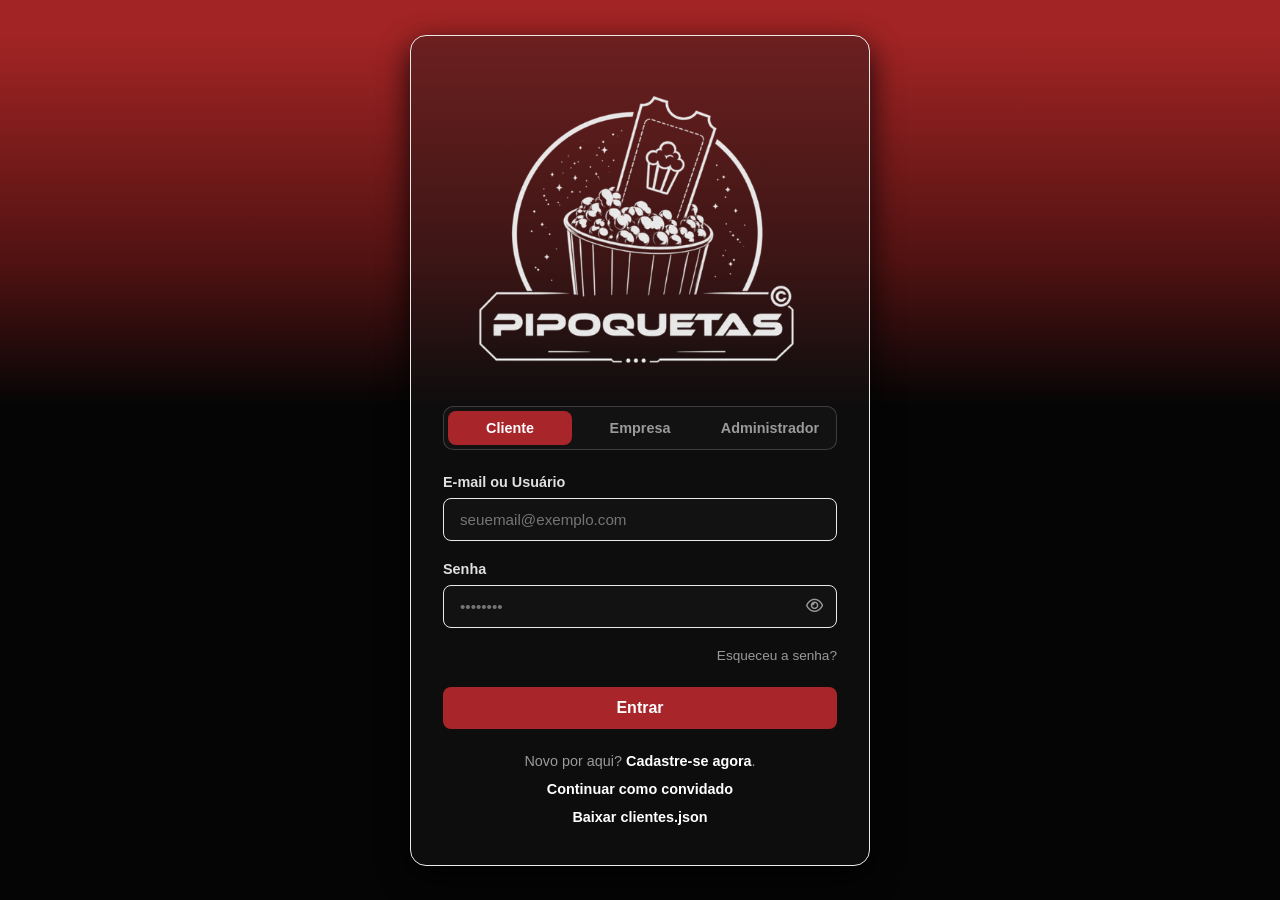
<file: login.html>
<!DOCTYPE html>
<html lang="pt-BR">
<head>
  <meta charset="UTF-8" />
  <meta name="viewport" content="width=device-width, initial-scale=1.0" />
  <title>Pipoquetas - Entrar</title>
  <link rel="stylesheet" href="https://cdnjs.cloudflare.com/ajax/libs/font-awesome/6.5.1/css/all.min.css" />
  <link rel="stylesheet" href="css/login.css" />
</head>
<body>
  <main class="login-container">
    <div class="login-card">
      <img src="assets/logos/logo-branca.png" alt="Pipoquetas">

      <div class="perfil-tabs" id="perfilTabs">
        <button type="button" class="perfil-tab active" data-perfil="usuario">Cliente</button>
        <button type="button" class="perfil-tab" data-perfil="empresa">Empresa</button>
        <button type="button" class="perfil-tab" data-perfil="administrador">Administrador</button>
      </div>

      <!-- ENTRAR -->
      <form id="loginForm">
        <div class="form-group">
          <label for="email">E-mail ou Usuário</label>
          <input type="text" id="email" class="form-input" placeholder="seuemail@exemplo.com" required />
        </div>
        <div class="form-group">
          <label for="password">Senha</label>
          <div class="password-wrapper">
            <input type="password" id="password" class="form-input" placeholder="••••••••" required />
            <i class="fa-regular fa-eye toggle-password" id="togglePassword" title="Mostrar/Ocultar senha"></i>
          </div>
        </div>
        <div class="form-options"><a href="#" class="forgot-password" id="linkEsqueci">Esqueceu a senha?</a></div>
        <button type="submit" class="btn-login">Entrar</button>
      </form>

      <!-- CADASTRAR -->
      <form id="cadastroForm" hidden>
        <div class="form-group"><label for="cadNome">Nome</label><input type="text" id="cadNome" class="form-input" required /></div>
        <div class="form-group"><label for="cadUsuario">Usuário</label><input type="text" id="cadUsuario" class="form-input" placeholder="ex: maria.silva" required /></div>
        <div class="form-group"><label for="cadEmail">E-mail</label><input type="email" id="cadEmail" class="form-input" required /></div>
        <div class="form-group campo-perfil so-usuario"><label for="cadNascimento">Data de nascimento (opcional)</label><input type="date" id="cadNascimento" class="form-input" /></div>
        <div class="form-group campo-perfil so-empresa"><label for="cadCnpj">CNPJ</label><input type="text" id="cadCnpj" class="form-input" placeholder="00.000.000/0000-00" /></div>
        <div class="form-group campo-perfil so-administrador"><label for="cadCodigo">Código de administrador</label><input type="password" id="cadCodigo" class="form-input" /></div>
        <div class="form-group"><label for="cadSenha">Senha (mínimo 6 caracteres)</label><input type="password" id="cadSenha" class="form-input" required /></div>
        <div class="form-group"><label for="cadSenha2">Repita a senha</label><input type="password" id="cadSenha2" class="form-input" required /></div>
        <button type="submit" class="btn-login">Criar conta</button>
      </form>

      <!-- ESQUECI A SENHA: passo 1 (pedir código) e passo 2 (nova senha) -->
      <form id="esqueciForm" hidden>
        <div class="form-group"><label for="esqId">E-mail ou Usuário</label><input type="text" id="esqId" class="form-input" required /></div>
        <button type="submit" class="btn-login">Enviar código</button>
      </form>
      <form id="redefinirForm" hidden>
        <div id="codigoDemo" class="codigo-demo" hidden></div>
        <div class="form-group"><label for="redCodigo">Código de 6 dígitos</label><input type="text" id="redCodigo" class="form-input" inputmode="numeric" maxlength="6" required /></div>
        <div class="form-group"><label for="redSenha">Nova senha</label><input type="password" id="redSenha" class="form-input" required /></div>
        <button type="submit" class="btn-login">Alterar senha</button>
      </form>

      <div id="mensagem" class="msg" role="status"></div>

      <div class="login-footer">
        <p id="rodapeLogin">Novo por aqui? <a href="#" id="linkCadastro">Cadastre-se agora</a>.</p>
        <p id="rodapeVoltar" hidden><a href="#" id="linkVoltar">Voltar para entrar</a></p>
        <p class="rodape-convidado"><a href="index.html">Continuar como convidado</a></p>
        <p class="rodape-convidado"><a href="#" id="baixarClientes">Baixar clientes.json</a></p>
      </div>
    </div>
  </main>

  <script src="js/jquery.min.js"></script>
  <script src="js/dados-filmes.js"></script>
  <script src="js/api-local.js"></script>
  <script src="js/app.js"></script>
  <script src="js/login.js"></script>
</body>
</html>
</file>
<file: css/base.css>
/* base.css — estilos compartilhados (referência: vish2/index.css) */
/* background, header, sidebar, footer, dropdown, settings modal */
* {
    margin: 0;
    padding: 0;
    box-sizing: border-box;
    font-family: 'Segoe UI', Tahoma, Geneva, Verdana, sans-serif;
}

body,
html {
    width: 100%;
    min-height: 100vh;
    margin: 0;
    background: url(../assets/bg-img.png) no-repeat center 47.5% / 500px auto fixed,
        conic-gradient(#A22424, #010101, #A22424) fixed;
    color: #fff;
}

.header {
    display: flex;
    justify-content: space-between;
    align-items: center;
    background-color: #480C0C;
    height: 10vh;
    padding-left: 20px;
    padding-right: 32px;
    position: sticky;
    z-index: 3;
    top: 0;
}

.header-left {
    display: flex;
    align-items: center;
    gap: 20%;
    z-index: 2;
}

.menu-btn {
    background: transparent;
    border: none;
    color: white;
    font-size: 20px;
    cursor: pointer;
}

.logo {
    position: relative;
    top: 5px;
    font-family: Ethnocentric;
}

.logo a{
    text-decoration: none;
    color: #fff;
    position: relative;
    font-family: Ethnocentric;
}

.search-bar {
    position: absolute;
    left: 50%;
    transform: translateX(-50%);
    display: flex;
    align-items: center;
    background-color: rgba(255, 255, 255, 0.1);
    border: 1px solid rgba(255, 255, 255, 0.4);
    border-radius: 20px;
    padding: 4px 15px;
    width: 40%;
    max-width: 500px;
    z-index: 1;
    height: 50%;
}

.search-bar input {
    background: transparent;
    border: none;
    outline: none;
    color: white;
    width: 100%;
    height: 100%;
    font-size: 13px;
}

.search-bar input::placeholder {
    color: #ccc;
}

.search-btn {
    background: transparent;
    border: none;
    color: #ccc;
    cursor: pointer;
}

.header-right {
    position: relative;
    display: flex;
    align-items: center;
    gap: 12px;
    justify-content: center;
}

.user-avatar img {
    width: 100%;
    height: 100%;
    border-radius: 50%;
    object-fit: cover;
    background-color: #333;
}

.main-container {
    display: flex;
    height: auto;
}

.sidebar-top,
.sidebar-bottom {
    display: flex;
    flex-direction: column;
    gap: 22px;
}

.sidebar a:hover,
.sidebar a.active {
    color: #ffffff;
}

.content {
    flex: 1;
    padding: 20px 40px;
    overflow-y: auto;
}

@font-face {
    font-family: 'Ethnocentric';
    src: url(../assets/fonts/Ethnocentric-Regular.otf);
}

.sidebar {
    width: 60px;
    background-color: #511212;
    display: flex;
    flex-direction: column;
    justify-content: space-between;
    align-items: flex-start;
    padding: 20px 0;
    border: none;
    flex-shrink: 0;
    transition: width 0.3s ease;
    position: sticky;
    top: 10vh;
    height: 90vh;
}

.sidebar a span {
    display: none;
    white-space: nowrap;
    font-size: 14px;
    font-weight: 500;
}

.sidebar a {
    display: flex;
    align-items: center;
    gap: 15px;
    padding: 0 20px;
    width: 100%;
    color: #b58a8a;
    font-size: 18px;
    text-decoration: none;
    transition: color 0.2s;
}

.sidebar a i {
    min-width: 20px;
    text-align: center;
}

.sidebar.expanded {
    width: 220px;
    z-index: 1000;
}

.sidebar.expanded a span {
    display: inline;
}

.overlay {
    position: fixed;
    top: 0;
    left: 0;
    width: 100vw;
    height: 100vh;
    background-color: rgba(0, 0, 0, 0.6);
    backdrop-filter: blur(2px);
    z-index: 999;
    opacity: 0;
    visibility: hidden;
    transition: opacity 0.3s ease, visibility 0.3s ease;
}

.overlay.active {
    opacity: 1;
    visibility: visible;
}

.settings-overlay {
    position: fixed;
    top: 0;
    left: 0;
    width: 100vw;
    height: 100vh;
    background: rgba(0, 0, 0, 0.75);
    backdrop-filter: blur(3px);
    display: flex;
    justify-content: center;
    align-items: center;
    z-index: 2000;
    opacity: 0;
    visibility: hidden;
    transition: opacity 0.3s ease, visibility 0.3s ease;
}

.settings-overlay.active {
    opacity: 1;
    visibility: visible;
}

.settings-container {
    width: 75%;
    height: 75%;
    background: linear-gradient(#A22424, #010101 75%);
    border: 1.5px solid #fff;
    border-radius: 20px;
    display: flex;
    overflow: hidden;
    box-shadow: 0 10px 30px rgba(0, 0, 0, 0.8);
}

.settings-sidebar {
    width: 200px;
    border-right: 1px solid rgba(255, 255, 255, 0.2);
    display: flex;
    flex-direction: column;
    padding: 30px 15px;
    gap: 15px;
}

.settings-tab {
    background: transparent;
    border: none;
    color: #fff;
    font-size: 16px;
    font-weight: 700;
    text-align: left;
    padding: 10px 15px;
    cursor: pointer;
    border-radius: 20px;
    transition: all 0.2s;
}

.settings-tab.active {
    background: rgba(255, 255, 255, 0.2);
}

.settings-tab.btn-sair {
    color: #ff4d4d;
    margin-top: auto;
}

.settings-content {
    flex: 1;
    display: flex;
    flex-direction: column;
}

.settings-header {
    display: flex;
    justify-content: space-between;
    align-items: center;
    padding: 20px 30px;
    border-bottom: 1px solid rgba(255, 255, 255, 0.2);
}

.settings-header h2 {
    font-size: 28px;
    font-weight: 800;
    color: #fff;
}

.close-modal-btn {
    background: transparent;
    border: none;
    color: #fff;
    font-size: 28px;
    cursor: pointer;
}

.settings-body {
    display: flex;
    padding: 30px;
    gap: 40px;
    flex: 1;
}

.settings-col {
    flex: 1;
    display: flex;
    flex-direction: column;
    justify-content: space-between;
}

.info-group {
    display: flex;
    align-items: center;
    gap: 10px;
    font-size: 15px;
}

.info-group label {
    font-weight: 800;
    color: #fff;
    min-width: 150px;
}

.info-group span {
    color: #ddd;
    display: flex;
    align-items: center;
    gap: 8px;
}

.toggle-icon {
    cursor: pointer;
    font-size: 14px;
    opacity: 0.8;
}

.theme-toggle {
    display: inline-flex;
    background: rgba(255, 255, 255, 0.1);
    border-radius: 15px;
    padding: 2px;
}

.theme-toggle span {
    padding: 4px 12px;
    border-radius: 12px;
    font-size: 13px;
    cursor: pointer;
}

.theme-toggle span.active {
    background: rgba(255, 255, 255, 0.3);
    color: #fff;
    font-weight: bold;
}
.site-footer {
    margin-top: 50px;
    padding: 2.5%;
    border-top: 1px solid rgba(255, 255, 255, 0.15);
    display: grid;
    grid-template-columns: 1.1fr 1fr 1fr 1.4fr 1.3fr;
    gap: 24px;
    align-items: start;
    background-color: transparent;
}

.footer-logo-icon {
    font-size: 2.2rem;
}

.footer-logo-text {
    font-weight: 900;
    letter-spacing: 2px;
    font-size: 0.85rem;
    color: #fff;
}

.footer-col {
    display: flex;
    flex-direction: column;
    justify-content: space-between;
    height: 100%;
}

.footer-col a {
    color: #ccc;
    text-decoration: none;
    font-size: 0.9rem;
    transition: color 0.2s;
}

.footer-col a:hover {
    color: #fff;
    text-decoration: underline;
}

.footer-logo {
    width: 100%;
    padding-right: 12.5%;
}

.footer-logout {
    color: #ff4d4d !important;
}

.footer-team h3,
.footer-contact h3 {
    font-size: 0.85rem;
    letter-spacing: 1px;
    margin-bottom: 6px;
    color: #fff;
}

.footer-team-body {
    display: flex;
    align-items: center;
    gap: 14%;
}

.footer-team-list {
    list-style: none;
    display: flex;
    flex-direction: column;
    justify-content: space-between;
    height: 100%;
    font-size: 0.88rem;
    color: #ccc;
}

.footer-team-list>li:first-child {
    font-size: 0.8rem;
    color: #9a9a9a;
    margin-bottom: 10px;
}

.footer-2DSB {
    width: 40%;
    margin-bottom: 10%;
}

.footer-contact h3:last-of-type {
    margin-top: 14px;
}

.footer-icons {
    display: flex;
    gap: 14px;
}

.footer-icons a {
    color: #ccc;
    font-size: 1.2rem;
    transition: color 0.2s, transform 0.2s;
}

.footer-icons a:hover {
    color: #fff;
    transform: translateY(-2px);
}

@media (max-width: 1024px) {
    .site-footer {
        grid-template-columns: repeat(2, 1fr);
    }
}

@media (max-width: 640px) {
    .site-footer {
        grid-template-columns: 1fr;
    }

    .plan-card {
        flex: 0 0 260px;
    }
}
.user-avatar {
    cursor: pointer;
    width: 32.5%;
}

.user-dropdown {
    position: fixed;
    top: 60px;
    right: 20px;
    width: 280px;
    background-color: #2a2a2a;
    border: 1px solid rgba(255, 255, 255, 0.15);
    border-radius: 8px;
    padding: 16px;
    box-shadow: 0 8px 24px rgba(0, 0, 0, 0.8);
    z-index: 99999;
    display: none;
}

.user-dropdown.active {
    display: block !important;
}

.dropdown-header {
    display: flex;
    align-items: center;
    gap: 10px;
    padding-bottom: 12px;
    border-bottom: 1px solid rgba(255, 255, 255, 0.1);
    margin-bottom: 12px;
}

.dropdown-avatar {
    width: 30px;
    height: 30px;
    border-radius: 50%;
    object-fit: cover;
}

.dropdown-header span {
    color: #fff;
    font-size: 0.85rem;
    font-weight: 600;
}

.dropdown-body {
    display: flex;
    gap: 12px;
}

.dropdown-col {
    display: flex;
    flex-direction: column;
    gap: 10px;
    flex: 1;
}

.dropdown-col a {
    color: #ccc;
    text-decoration: none;
    font-size: 0.8rem;
    transition: color 0.2s;
}

.dropdown-col a:hover {
    color: #fff;
}

.dropdown-col .logout-link {
    color: #ff5555;
}

.dropdown-divider {
    width: 1px;
    background-color: rgba(255, 255, 255, 0.1);
}
/* Tema escuro (substitui o antigo index_dark.html duplicado; chave via .theme-toggle) */
body[data-theme="escuro"] {
    background: url(../assets/bg-img.png) no-repeat center 47.5% / 500px auto fixed,
        conic-gradient(#1a0505, #000000, #1a0505) fixed;
}

body[data-theme="escuro"] .header {
    background-color: #200404;
}

body[data-theme="escuro"] .sidebar {
    background-color: #260606;
}

body[data-theme="escuro"] .settings-container {
    background: linear-gradient(#3a0d0d, #000000 75%);
}


/* ---------- Convidado x logado (js/app.js) ---------- */
body:not(.auth-pronto) .header-right { visibility: hidden; }

.btn-guest {
    padding: 8px 18px;
    border-radius: 20px;
    border: 1px solid #a8252a;
    font-size: 0.9rem;
    font-weight: 600;
    text-decoration: none;
    white-space: nowrap;
}
.btn-guest-entrar { background: #ffffff; color: #a8252a; }
.btn-guest-cadastrar { background: #a8252a; color: #ffffff; margin-left: 8px; }
</file>
<file: css/index.css>
/* index.css — estilos específicos da home + assinatura (referência: vish2/index.css) */
.hero-banner.slideshow-container {
    width: 100%;
    height: 360px;
    border-radius: 5px;
    position: relative;
    overflow: hidden;
}

.hero-slide {
    padding: 0;
    position: absolute;
    top: 0;
    left: 0;
    width: 100%;
    height: 100%;
    background-size: cover;
    background-position: center;
    display: flex;
    align-items: center;
    opacity: 0;
    transform: scale(1.05);
    transition: opacity 1.2s ease-in-out, transform 1.2s ease-in-out;
}

.hero-slide.active {
    opacity: 1;
    transform: scale(1);
}

.hero-logo {
    width: 100%;
    height: 100%;
}

.hero-logo img {
    width: 100%;
    height: 100%;
    object-fit: cover;
    object-position: center;
    filter: drop-shadow(0 5px 15px rgba(0, 0, 0, 0.7));
}

.categories-wrapper {
    display: flex;
    align-items: center;
    gap: 10px;
    margin: 20px 0;
    position: relative;
}

.categories {
    display: flex;
    justify-content: space-between;
    gap: 2%;
    overflow-x: auto;
    scroll-behavior: smooth;
    width: 100%;
    scrollbar-width: none;
}

.categories::-webkit-scrollbar {
    display: none;
}

.cat-btn {
    background-color: #36322f;
    border: none;
    color: white;
    padding: 8px 24px;
    border-radius: 4px;
    font-weight: 600;
    cursor: pointer;
    white-space: nowrap;
    flex-shrink: 0;
    transition: background-color 0.2s;
    width: 10%;
    font-size: 1.25rem;
    height: 56px;
}

.cat-btn:hover {
    background-color: #8b8480;
}

.nav-cat-btn {
    background-color: #8b0000;
    border: none;
    color: white;
    padding: 8px 12px;
    border-radius: 4px;
    cursor: pointer;
    flex-shrink: 0;
    transition: opacity 0.3s ease, visibility 0.3s ease;
}

.nav-cat-btn.hidden {
    opacity: 0;
    visibility: hidden;
    pointer-events: none;
}

.movies-section {
    margin-top: 15px;
}

.section-header {
    display: flex;
    justify-content: space-between;
    margin-bottom: 15px;
    height: 100px;
    align-items: center;
}

.ass{
    justify-content: center;
    margin-bottom: 75px;
}

.section-header h2 {
    font-size: 3rem;
    margin-top: 2px;
}

.carousel-arrows button {
    background: transparent;
    border: none;
    color: white;
    font-size: 1.5rem;
    margin-left: 10px;
    cursor: pointer;
    transition: transform 0.2s;
}

.carousel-arrows button:hover {
    transform: scale(1.2);
}

.movies-grid {
    justify-content: space-between;
    display: flex;
    gap: 15px;
    overflow-x: auto;
    scroll-behavior: smooth;
    padding-bottom: 10px;
    scrollbar-width: none;
}

.movies-grid::-webkit-scrollbar {
    display: none;
}

.movie-card {
    min-width: 20%;
    position: relative;
    overflow: hidden;
    border-radius: 8px;
    cursor: pointer;
}

.movie-card .card-overlay .tags {
    display: grid;
    grid-template-columns: repeat(3, 1fr);
    gap: 6px;
    margin-bottom: 8px;
    width: 100%;
    align-items: center;
}

.movie-card .card-overlay .tags span {
    font-size: 0.72rem;
    font-weight: 600;
    padding: 4px 2px;
    border-radius: 4px;
    background-color: rgba(255, 255, 255, 0.2);
    backdrop-filter: blur(4px);
    text-align: center;
    white-space: nowrap;
}

.movie-card .card-overlay .tags span:first-child {
    grid-column: 1 / -1;
    justify-self: center;
    padding: 4px 12px;
    background-color: #a8252a;
    font-weight: 700;
    font-size: 0.8rem;
}

.movie-card .card-overlay .info {
    display: flex;
    align-items: center;
    font-size: 1.1rem;
    justify-content: space-between;
}

.movie-card .card-overlay .info span:last-child {
    font-size: 1.1rem;
    font-weight: 800;
    color: #ffd700;
    display: flex;
    align-items: center;
    gap: 6px;
}

.movie-card .card-overlay {
    position: absolute;
    inset: 0;
    background: linear-gradient(to bottom,
            rgba(0, 0, 0, 0.85) 0%,
            rgba(0, 0, 0, 0.4) 40%,
            rgba(0, 0, 0, 0.95) 100%);
    display: flex;
    flex-direction: column;
    justify-content: space-between;
    padding: 16px;
    opacity: 0;
    box-sizing: border-box;
}

.movie-card .card-overlay h3 {
    font-size: 1.25rem;
    font-weight: 800;
    margin: 0;
    line-height: 1.3;
    text-shadow: 0 2px 4px rgba(0, 0, 0, 0.8);
}

.movie-card:hover .card-overlay {
    opacity: 1;
}

.movie-card:hover img {
    transform: scale(1.05);
}

.movie-card img {
    width: 100%;
    height: 100%;
    object-fit: cover;
    display: block;
    transition: transform 0.3s ease;
}


.section-title {
    font-size: 3rem;
    font-weight: 700;
    margin-bottom: 18px;
    color: #ffffff;
}

.platforms-section {
    margin: 40px 0;
}

.platforms-row {
    display: flex;
    flex-wrap: wrap;
    gap: 16px;
    justify-content: space-between;
}

.platform-badge {
    height: 75px;
    min-width: 12.5%;
    border-radius: 8px;
    display: flex;
    align-items: center;
    justify-content: center;
    font-weight: 700;
    font-size: 1.5rem;
    letter-spacing: 0.5px;
    color: #fff;
    padding: 0 20px;
    white-space: nowrap;
}

.platform-badge.disney {
    background: linear-gradient(135deg, #0c2d6b, #1e7fc2);
}

.platform-badge.netflix {
    background: #000;
    color: #e50914;
    letter-spacing: 1px;
}

.platform-badge.hbomax {
    background: linear-gradient(135deg, #4c1d95, #7c3aed);
}

.platform-badge.hbomax span {
    font-weight: 400;
    margin-left: 3px;
}

.platform-badge.globoplay {
    background: linear-gradient(135deg, #d61f26, #7a1216);
    text-transform: lowercase;
}

.platform-badge.primevideo {
    background: #00a8e1;
    text-transform: lowercase;
}

.platform-badge.telecine {
    background: #0b1440;
    color: #e2263a;
    letter-spacing: 1px;
}

.plans-section {
    margin: 40px 0;
}

.plans-grid {
    display: flex;
    gap: 22px;
    overflow-x: auto;
    padding-bottom: 10px;
    scroll-behavior: smooth;
    justify-content: space-between;
    height: 50vh;
}

.plans-grid::-webkit-scrollbar {
    display: none;
}

.plan-card {
    position: relative;
    flex: 0 0 30%;
    background-color: rgba(20, 5, 5, 0.8);
    border: 1px solid rgba(255, 255, 255, 0.15);
    border-radius: 12px;
    padding: 24px 22px;
    display: flex;
    flex-direction: column;
    transition: outline-color 0.2s, transform 0.2s;
    outline: 2px solid transparent;
}

.plan-card.selecionado {
    outline-color: #a8252a;
}

.plan-badge {
    position: absolute;
    top: 16px;
    right: 16px;
    background-color: #d4af37;
    color: #1a1a1a;
    font-size: 0.65rem;
    font-weight: 800;
    padding: 4px 8px;
    border-radius: 4px;
    letter-spacing: 0.5px;
}

.plan-tier {
    font-size: 1rem;
    letter-spacing: 1px;
    color: #9a9a9a;
    text-transform: uppercase;
}

.plan-price {
    font-size: 3rem;
    font-weight: 800;
    margin: 6px 0 18px;
    color: #fff;
}

.plan-price span {
    font-size: 1.4rem;
    font-weight: 400;
    color: #9a9a9a;
}

.plan-features {
    list-style: none;
    display: flex;
    flex-direction: column;
    gap: 10px;
    margin-bottom: 22px;
    flex: 1;
}

.plan-features li {
    display: flex;
    align-items: center;
    gap: 8px;
    font-size: 1.75rem;
    color: #ddd;
}

.plan-features li i {
    color: #3fae5c;
    font-size: 0.8rem;
}

.plan-btn {
    border: none;
    border-radius: 6px;
    padding: 11px;
    font-weight: 600;
    cursor: pointer;
    transition: filter 0.2s;
}

.plan-btn:hover {
    filter: brightness(1.2);
}

.plan-btn--bronze {
    background-color: #b5621f;
    color: #fff;
}

.plan-btn--ouro {
    background-color: #d4af37;
    color: #1a1a1a;
}

.plan-btn--prata {
    background-color: #8c8c8c;
    color: #1a1a1a;
}


.plan-card[data-plan="ouro"]:hover {
    border: 1px solid #d4af37;
    box-shadow: 0 0 15px rgba(212, 175, 55, 0.5);
}

.plan-card[data-plan="prata"]:hover {
    border: 1px solid #405558;
    box-shadow: 0 0 15px rgba(64, 85, 88, 0.5);
}

.plan-card[data-plan="bronze"]:hover {
    border: 1px solid #492106;
    box-shadow: 0 0 15px rgba(73, 33, 6, 0.5);
}
</file>
<file: css/admin.css>
/* admin.css — componentes extras do painel administrativo do Pipoquetas.
   Segue a mesma paleta do estilo.css (vermelho #A22424/#480C0C/#511212). */

.page-header {
    margin-bottom: 24px;
}

.page-header h1 {
    font-size: 1.8rem;
    font-weight: 800;
}

.page-header p {
    color: #ccc;
    font-size: 0.9rem;
    margin-top: 4px;
}

.stats-grid {
    display: grid;
    grid-template-columns: repeat(4, 1fr);
    gap: 18px;
    margin-bottom: 34px;
}

.stat-card {
    background-color: rgba(20, 5, 5, 0.8);
    border: 1px solid rgba(255, 255, 255, 0.15);
    border-radius: 12px;
    padding: 18px 20px;
}

.stat-card .stat-value {
    font-size: 1.9rem;
    font-weight: 800;
}

.stat-card .stat-label {
    color: #ccc;
    font-size: 0.82rem;
    margin-top: 4px;
}

.admin-panel {
    background-color: rgba(20, 5, 5, 0.8);
    border: 1px solid rgba(255, 255, 255, 0.15);
    border-radius: 12px;
    padding: 22px 24px;
    margin-bottom: 30px;
}

.admin-panel-header {
    display: flex;
    justify-content: space-between;
    align-items: center;
    margin-bottom: 18px;
}

.admin-panel-header h2 {
    font-size: 1.2rem;
    font-weight: 700;
}

.admin-panel-header .count-badge {
    background-color: #A22424;
    color: #fff;
    font-size: 0.75rem;
    font-weight: 700;
    padding: 3px 10px;
    border-radius: 999px;
    margin-left: 10px;
}

.admin-table {
    width: 100%;
    border-collapse: collapse;
}

.admin-table th {
    text-align: left;
    font-size: 0.78rem;
    text-transform: uppercase;
    letter-spacing: 0.5px;
    color: #9a9a9a;
    padding: 10px 12px;
    border-bottom: 1px solid rgba(255, 255, 255, 0.15);
}

.admin-table td {
    padding: 12px;
    border-bottom: 1px solid rgba(255, 255, 255, 0.08);
    font-size: 0.9rem;
    vertical-align: middle;
}

.admin-table tr:last-child td {
    border-bottom: none;
}

.admin-table .cell-title {
    display: flex;
    align-items: center;
    gap: 10px;
}

.admin-table .cell-title img {
    width: 36px;
    height: 50px;
    object-fit: cover;
    border-radius: 4px;
    background-color: #333;
}

.badge {
    display: inline-block;
    padding: 3px 10px;
    border-radius: 999px;
    font-size: 0.75rem;
    font-weight: 700;
}

.badge-pendente {
    background-color: #d4af37;
    color: #1a1a1a;
}

.badge-aprovado {
    background-color: #3fae5c;
    color: #fff;
}

.badge-recusado {
    background-color: #a8252a;
    color: #fff;
}

.action-btn {
    border: none;
    border-radius: 6px;
    padding: 7px 12px;
    font-size: 0.82rem;
    font-weight: 600;
    cursor: pointer;
    transition: filter 0.2s;
    margin-right: 6px;
}

.action-btn:hover {
    filter: brightness(1.2);
}

.action-btn.aprovar {
    background-color: #3fae5c;
    color: #fff;
}

.action-btn.recusar {
    background-color: #a8252a;
    color: #fff;
}

.action-btn.editar {
    background-color: #3a3a3a;
    color: #fff;
}

.action-btn.remover {
    background-color: transparent;
    color: #ff5555;
    border: 1px solid #ff5555;
}

.action-btn.remover:hover {
    background-color: #ff5555;
    color: #fff;
}

.empty-state {
    color: #9a9a9a;
    font-size: 0.88rem;
    text-align: center;
    padding: 24px 0;
}

/* Modal de cadastro/edição de filme (reaproveitado no admin e na empresa) */
.form-overlay {
    position: fixed;
    inset: 0;
    background-color: rgba(0, 0, 0, 0.7);
    display: none;
    align-items: center;
    justify-content: center;
    z-index: 9999;
}

.form-overlay.active {
    display: flex;
}

.form-container {
    background-color: #1a0505;
    border: 1px solid rgba(255, 255, 255, 0.15);
    border-radius: 12px;
    width: 90%;
    max-width: 640px;
    max-height: 85vh;
    overflow-y: auto;
    padding: 26px 30px;
}

.form-container h2 {
    font-size: 1.3rem;
    margin-bottom: 18px;
}

.form-grid {
    display: grid;
    grid-template-columns: 1fr 1fr;
    gap: 14px 18px;
}

.form-grid .full-width {
    grid-column: 1 / -1;
}

.form-group {
    display: flex;
    flex-direction: column;
    gap: 6px;
}

.form-group label {
    font-size: 0.82rem;
    color: #ccc;
}

.form-group input,
.form-group select,
.form-group textarea {
    background-color: rgba(255, 255, 255, 0.08);
    border: 1px solid rgba(255, 255, 255, 0.2);
    border-radius: 6px;
    padding: 9px 10px;
    color: #fff;
    font-size: 0.9rem;
}

.form-group textarea {
    resize: vertical;
    min-height: 70px;
}

.form-actions {
    display: flex;
    justify-content: flex-end;
    gap: 10px;
    margin-top: 22px;
}

.btn-primary {
    background-color: #A22424;
    color: #fff;
    border: none;
    border-radius: 6px;
    padding: 10px 20px;
    font-weight: 700;
    cursor: pointer;
    transition: filter 0.2s;
}

.btn-primary:hover {
    filter: brightness(1.2);
}

.btn-secondary {
    background-color: transparent;
    color: #ccc;
    border: 1px solid rgba(255, 255, 255, 0.25);
    border-radius: 6px;
    padding: 10px 20px;
    font-weight: 600;
    cursor: pointer;
}

.btn-secondary:hover {
    color: #fff;
    border-color: #fff;
}

@media (max-width: 900px) {
    .stats-grid {
        grid-template-columns: repeat(2, 1fr);
    }

    .form-grid {
        grid-template-columns: 1fr;
    }
}

@media (max-width: 640px) {
    .stats-grid {
        grid-template-columns: 1fr;
    }

    .admin-table {
        display: block;
        overflow-x: auto;
        white-space: nowrap;
    }
}
</file>
<file: css/explore.css>
/* explore.css — estilos específicos do explore (base: Pipoquetas-explore MATHEUS/explore.css) */
.explore-container {
    display: flex;
    height: calc(100vh - 60px);
}

/* LAYOUT DO EXPLORE (GRID + FILTROS LADO A LADO) */
.explore-layout {
    display: flex;
    align-items: flex-start;
    gap: 24px;
}

/* MOVIES GRID (4 COLUNAS) */
.movies-grid {
    flex: 1;
    min-width: 0;
    display: grid;
    grid-template-columns: repeat(5, 1fr);
    gap: 12px;
    /* anula o comportamento de carrossel definido mais acima */
    justify-content: normal;
    overflow: visible;
    padding-bottom: 0;
}

/* CARD DE FILME */
.explore-card {
    background-color: #120303;
    border: 1px solid #3b0808;
    border-radius: 8px;
    overflow: hidden;
    display: flex;
    flex-direction: column;
}

.card-media {
    position: relative;
    height: 120px;
    width: 100%;
}

.card-media img {
    width: 100%;
    height: 100%;
    object-fit: cover;
}

.card-content {
    padding: 10px;
    display: flex;
    flex-direction: column;
    align-items: center;
    text-align: center;
    flex: 1;
}

/* BADGES DE IDADE */
.age-badge {
    padding: 2px 10px;
    border-radius: 12px;
    font-weight: 800;
    font-size: 0.75rem;
    margin-bottom: 6px;
    color: #fff;
}

.age-18 {
    background-color: #2b2b2b;
    border: 1px solid #444;
}

.age-16 {
    background-color: #c90000;
}

.age-14 {
    background-color: #e27d00;
}

.age-12 {
    background-color: #e2c700;
    color: #000;
}

.age-10 {
    background-color: #00a8e1;
}

.age-l {
    background-color: #008a1e;
}

.movie-title {
    font-size: 0.85rem;
    font-weight: 700;
    margin-bottom: 8px;
    color: #fff;
}

.movie-description {
    font-size: 0.68rem;
    color: #a8a8a8;
    line-height: 1.3;
    display: -webkit-box;
    -webkit-box-orient: vertical;
    -webkit-line-clamp: 3;
    line-clamp: 3;
    overflow: hidden;
    text-align: justify;
}

.card-actions {
    display: flex;
    justify-content: space-around;
    padding: 8px 0;
    border-top: 1px solid #280606;
}

.card-actions button {
    background: none;
    border: none;
    color: #832727;
    font-size: 0.9rem;
    cursor: pointer;
    transition: 0.2s;
}

.card-actions button:hover {
    color: #ff4d4d;
}

/* SIDEBAR DE FILTROS (DIREITA) */
.filters-sidebar {
    width: 280px;
    flex-shrink: 0;
    /* fixa na tela durante o scroll e para no fim do .explore-layout (antes do rodapé) */
    position: sticky;
    top: 20px;
    max-height: calc(100vh - 60px - 40px);
    overflow-y: auto;
    scrollbar-width: none;
    display: flex;
    flex-direction: column;
    gap: 16px;
}

.filter-header {
    text-align: center;
    border: 1px solid #5a1515;
    border-radius: 20px;
    background-color: rgba(20, 5, 5, 0.8);
    padding: 16px 12px;
}

.filter-header h2 {
    font-size: 1.8rem;
    font-weight: 900;
    letter-spacing: 2px;
}

.filter-header p {
    font-size: 0.6rem;
    color: #a8a8a8;
    letter-spacing: 1px;
    margin-bottom: 12px;
}

.filter-actions-btn {
    display: flex;
    justify-content: center;
    gap: 8px;
}

.filter-actions-btn button {
    background: none;
    border: 1px solid #5a1515;
    border-radius: 6px;
    color: #ccc;
    font-size: 0.7rem;
    padding: 4px 8px;
    cursor: pointer;
    display: flex;
    align-items: center;
    gap: 4px;
}

.filter-box {
    border: 1px solid #5a1515;
    border-radius: 20px;
    padding: 20px 16px;
    display: flex;
    flex-direction: column;
    gap: 16px;
    background-color: rgba(20, 5, 5, 0.8);
}

.filter-group {
    display: flex;
    flex-direction: column;
    gap: 6px;
    padding: 8px;
}

.filter-group label {
    font-size: 1.1rem;
    font-weight: 700;
    text-align: center;
}

.filter-group select {
    background-color: #2b0808;
    border: 1px solid #5a1515;
    border-radius: 12px;
    height: 36px;
    color: #fff;
    padding: 0 10px;
    outline: none;
    appearance: none;
    background-image: url('data:image/svg+xml;utf8,<svg fill="white" height="24" viewBox="0 0 24 24" width="24" xmlns="http://www.w3.org/2000/svg"><path d="M7 10l5 5 5-5z"/></svg>');
    background-repeat: no-repeat;
    background-position: right 10px center;
}

/* RESPONSIVIDADE */
@media (max-width: 1200px) {
    .movies-grid {
        grid-template-columns: repeat(4, 1fr);
    }
}

@media (max-width: 900px) {
    .explore-layout {
        flex-direction: column;
        align-items: stretch;
    }

    .filters-sidebar {
        width: 100%;
        position: static;
        max-height: none;
        overflow: visible;
    }

    .movies-grid {
        grid-template-columns: repeat(3, 1fr);
    }
}

@media (max-width: 560px) {
    .content {
        padding: 20px 16px;
    }

    .movies-grid {
        grid-template-columns: repeat(2, 1fr);
    }
}

/* Estado vazio (novo — unificação) */
.empty-state {
    color: #ccc;
    text-align: center;
    padding: 40px 20px;
    grid-column: 1 / -1;
}
</file>
<file: css/filme.css>
/* filme.css — estilos específicos da página do filme (base: filme/estilo.css) */
.movie-page {
    display: grid;
    grid-template-columns: minmax(0, 1fr) 300px;
    gap: 28px;
    align-items: start;
}

/* ---------- Trailer ---------- */
.trailer {
    position: relative;
    aspect-ratio: 16 / 9;
    border-radius: 12px;
    overflow: hidden;
    background-color: #1a1a1a;
    cursor: pointer;
    box-shadow: 0 10px 30px rgba(0, 0, 0, 0.5);
}


.trailer iframe {
    position: absolute;
    inset: 0;
    width: 100%;
    height: 100%;
    border: 0;
    object-fit: cover;
    display: block;
}

.trailer-play {
    position: absolute;
    top: 50%;
    left: 50%;
    transform: translate(-50%, -50%);
    width: 76px;
    height: 76px;
    border: none;
    border-radius: 50%;
    background: rgba(255, 255, 255, 0.35);
    backdrop-filter: blur(3px);
    color: #fff;
    font-size: 1.9rem;
    display: grid;
    place-items: center;
    padding-left: 5px;
    cursor: pointer;
    transition: background 0.2s, transform 0.2s;
}

.trailer:hover .trailer-play {
    background: rgba(255, 255, 255, 0.55);
    transform: translate(-50%, -50%) scale(1.06);
}

.trailer-yt {
    position: absolute;
    right: 18px;
    bottom: 16px;
    width: 42px;
    height: 30px;
    border-radius: 8px;
    background: #e11d1d;
    color: #fff;
    font-size: 0.8rem;
    display: grid;
    place-items: center;
    pointer-events: none;
}

.trailer.playing .trailer-play,
.trailer.playing .trailer-yt {
    display: none;
}

/* ---------- Título e informações ---------- */
.movie-title {
    font-size: 2.75rem;
    font-weight: 800;
    line-height: 1.1;
    margin-top: 24px;
}

.movie-meta {
    display: flex;
    align-items: center;
    gap: 18px;
    margin-top: 16px;
    font-weight: 700;
    font-size: 1rem;
}

.class-indicativa {
    width: 32px;
    height: 32px;
}

.meta-sep {
    width: 2px;
    height: 20px;
    background: #fff;
}

.movie-genres {
    display: flex;
    flex-wrap: wrap;
    gap: 8px;
    margin-top: 16px;
}

.movie-genres a {
    background-color: #8b8480;
    color: #fff;
    font-weight: 700;
    font-size: 1.05rem;
    padding: 3px 12px;
    border-radius: 4px;
    text-decoration: none;
    transition: background-color 0.2s;
}

.movie-genres a:hover {
    background-color: #a39d99;
}

/* ---------- Coluna lateral ---------- */
.movie-aside {
    display: flex;
    flex-direction: column;
    gap: 16px;
}

.score-card {
    background-color: #36322f;
    border-radius: 12px;
    padding: 14px 20px;
    display: flex;
    align-items: center;
    justify-content: center;
    gap: 14px;
}

.score-card>i {
    font-size: 6.5rem;
    color: #ffd700;
    flex-shrink: 0;
}

.score-value {
    font-size: 6rem;
    font-weight: 800;
    line-height: 0.95;
    letter-spacing: -2px;
    text-align: center;
}

.score-count {
    display: block;
    font-size: 1rem;
    font-weight: 700;
    letter-spacing: 0;
    text-align: center;
    margin-top: 2px;
    white-space: nowrap;
}

.related-card {
    background-color: #36322f;
    border-radius: 12px;
    overflow: hidden;
}

.related-card h3 {
    text-align: center;
    font-size: 2rem;
    font-weight: 800;
    padding: 14px 0 10px;
    border-bottom: 2px solid #e8e8e8;
}

.related-item {
    display: flex;
    gap: 12px;
    align-items: flex-start;
    padding: 14px 16px;
    color: #fff;
    text-decoration: none;
    border-bottom: 1px solid #e8e8e8;
    transition: background-color 0.2s;
}

.related-item:last-child {
    border-bottom: none;
}

.related-item:hover {
    background-color: rgba(255, 255, 255, 0.08);
}

.related-item img {
    width: 72px;
    height: 100px;
    object-fit: cover;
    border-radius: 4px;
    flex-shrink: 0;
    background-color: #1a1a1a;
}

.related-item h4 {
    font-size: 1.35rem;
    font-weight: 700;
    line-height: 1.15;
}

.related-item p {
    display: flex;
    align-items: center;
    gap: 6px;
    margin-top: 6px;
    font-size: 1.2rem;
}

.related-item p i {
    color: #ffd700;
    font-size: 0.9rem;
}

/* ---------- Responsivo ---------- */
@media (max-width: 1000px) {
    .movie-page {
        grid-template-columns: 1fr;
    }
}

@media (max-width: 600px) {
    .content {
        padding: 16px;
    }

    .movie-title {
        font-size: 1.9rem;
    }

    .score-card>i {
        font-size: 4.5rem;
    }

    .score-value {
        font-size: 4.5rem;
    }

    .trailer-play {
        width: 56px;
        height: 56px;
        font-size: 1.4rem;
    }
}


/* ==========================================================
   Onde Assistir
   ========================================================== */
.watch-card {
    margin-top: 28px;
    background-color: #36322f;
    border-radius: 12px;
    overflow: hidden;
}

.watch-card h3 {
    text-align: center;
    font-size: 1.5rem;
    font-weight: 800;
    padding: 10px 0;
    border-bottom: 1px solid rgba(255, 255, 255, 0.25);
}

.watch-grid {
    display: grid;
    grid-template-columns: 1fr 1fr;
}

.watch-item {
    display: flex;
    align-items: center;
    gap: 18px;
    padding: 0 24px;
    height: 80px;
    border-bottom: 1px solid rgba(255, 255, 255, 0.25);
}

.watch-item:nth-child(odd) {
    border-right: 1px solid rgba(255, 255, 255, 0.25);
}

.watch-item:last-child {
    border-bottom: none;
}

.watch-name {
    flex: 1;
    font-weight: 700;
    font-size: 1.1rem;
}

.watch-price {
    background-color: #8b8480;
    width: 100px;
    height: max-content;
    text-align: center;
    color: #fff;
    font-weight: 700;
    font-size: 1.05rem;
    padding: 8px 12px;
    border-radius: 4px;
    text-decoration: none;
    white-space: nowrap;
    transition: background-color 0.2s;
}

.watch-price:hover {
    background-color: #a39d99;
}

/* Logos das plataformas (troque por <img> se tiver os arquivos) */
.watch-logo {
    width: 42px;
    height: auto;
}

/* ==========================================================
   Elenco
   ========================================================== */
.cast-card {
    background-color: #36322f;
    border-radius: 12px;
    overflow: hidden;
}

.cast-card h3 {
    text-align: center;
    font-size: 1.5rem;
    font-weight: 800;
    padding: 8px 0;
    border-bottom: 1px solid rgba(255, 255, 255, 0.25);
}

.cast-card h3 a {
    color: #fff;
    text-decoration: none;
}

.cast-card h3 i {
    font-size: 0.9rem;
    font-weight: 400;
}

.cast-row {
    display: grid;
    grid-template-columns: repeat(3, 1fr);
}

.cast-member {
    display: flex;
    flex-direction: column;
    align-items: center;
    gap: 6px;
    padding: 12px 6px 8px;
    color: #fff;
    text-decoration: none;
    transition: background-color 0.2s;
}

.cast-member+.cast-member {
    border-left: 1px solid rgba(255, 255, 255, 0.25);
}

.cast-member:hover {
    background-color: rgba(255, 255, 255, 0.08);
}

.cast-member img {
    width: 66px;
    height: 88px;
    object-fit: cover;
    border-radius: 3px;
    background-color: #1a1a1a;
}

.cast-member span {
    font-size: 0.65rem;
    font-weight: 700;
    text-align: center;
}

.reviews {
    margin: 40px 0 30px;
    background-color: #36322f;
    border-radius: 12px;
}

.reviews-title {
    font-size: 2.75rem;
    font-weight: 800;
    margin-bottom: 18px;
    padding: 14px 24px 10px;
}

.review-card {
    padding: 14px 24px 18px;
}


.review-head {
    display: flex;
    align-items: center;
    gap: 10px;
}

.review-avatar {
    width: 40px;
    height: 40px;
    border-radius: 50%;
    object-fit: cover;
    background-color: #1a1a1a;
}

.review-user {
    font-size: 1rem;
}

.review-stars {
    color: #ffd700;
    font-size: 0.85rem;
    display: flex;
    gap: 2px;
    margin-top: 2px;
}

.review-text {
    margin: 8px 0 0 46px;
    font-size: 1rem;
    line-height: 1.4;
}

@media (max-width: 700px) {
    .watch-grid {
        grid-template-columns: 1fr;
    }

    .watch-item:nth-child(odd) {
        border-right: none;
    }

    .watch-item:nth-last-child(2) {
        border-bottom: 1px solid rgba(255, 255, 255, 0.25);
    }

    .reviews-title {
        font-size: 2rem;
    }

    .review-text {
        margin-left: 0;
    }
}

/* Formulário de avaliação (novo — unificação) */
.review-form {
    background-color: rgba(20, 5, 5, 0.8);
    border: 1px solid rgba(255, 255, 255, 0.15);
    border-radius: 8px;
    padding: 20px;
    margin-top: 20px;
    display: flex;
    flex-direction: column;
    gap: 12px;
}

.review-form h3 {
    font-size: 1.1rem;
}

.review-form .form-group {
    display: flex;
    flex-direction: column;
    gap: 6px;
}

.review-form label {
    font-weight: 700;
    font-size: 0.9rem;
}

.review-form select,
.review-form textarea {
    background-color: rgba(255, 255, 255, 0.1);
    border: 1px solid rgba(255, 255, 255, 0.3);
    border-radius: 6px;
    color: #fff;
    padding: 8px 12px;
    font-size: 0.9rem;
}

.review-form select option {
    color: #000;
}

.btn-primary {
    background-color: #a8252a;
    border: none;
    border-radius: 6px;
    color: #fff;
    padding: 10px 18px;
    font-weight: 700;
    cursor: pointer;
    align-self: flex-start;
}

.btn-primary:hover {
    filter: brightness(1.2);
}
</file>
<file: css/login.css>
* {
    box-sizing: border-box;
    margin: 0;
    padding: 0;
}

:root {
    --bg: #050505;
    --bg-panel: #0a0a0a;
    --red: #8b1e22;
    --red-light: #a8252a;
    --text: #ffffff;
    --text-muted: #9a9a9a;
}

body {
    background-color: var(--bg);
    background-image: linear-gradient(#A22424 4%, #511212 29%, var(--bg) 45%);
    color: var(--text);
    font-family: 'Segoe UI', Roboto, Helvetica, Arial, sans-serif;
    min-height: 100vh;
    display: flex;
    flex-direction: column;
}

header {
    height: 70px;
    display: flex;
    align-items: center;
    padding: 0 40px;
}

.login-container {
    flex: 1;
    display: flex;
    align-items: center;
    justify-content: center;
    padding: 20px;
}

/* Card inspirado no painel modal de Informações da Conta */
.login-card {
    width: fit-content;
    background-color: #1C1A1A66;
    border: 1px solid #EAEAEA;
    border-radius: 16px;
    padding: 40px 32px;
    box-shadow: 0 10px 30px rgba(0, 0, 0, 0.85);
}

.login-title {
    font-size: 1.75rem;
    font-weight: 700;
    margin-bottom: 28px;
    text-align: center;
}

.form-group {
    display: flex;
    flex-direction: column;
    gap: 8px;
    margin-bottom: 20px;
}

.form-group label {
    font-size: 0.9rem;
    font-weight: 600;
    color: #e0e0e0;
}

.password-wrapper {
    position: relative;
    display: flex;
    align-items: center;
}

.form-input {
    width: 100%;
    padding: 12px 40px 12px 16px;
    border-radius: 8px;
    border: 1px solid #EAEAEA;
    background-color: #121212;
    color: #fff;
    font-size: 0.95rem;
    outline: none;
    transition: border-color 0.2s;
}

.form-input:focus {
    border-color: var(--red-light);
}

/* Ícone de ocultar/mostrar senha idêntico ao protótipo */
.toggle-password {
    position: absolute;
    right: 14px;
    color: var(--text-muted);
    cursor: pointer;
    font-size: 0.95rem;
}

.toggle-password:hover {
    color: #ffffff;
}

.form-options {
    display: flex;
    justify-content: flex-end;
    margin-bottom: 24px;
}

.forgot-password {
    color: var(--text-muted);
    font-size: 0.85rem;
    text-decoration: none;
}

.forgot-password:hover {
    color: #ffffff;
    text-decoration: underline;
}

.btn-login {
    width: 100%;
    padding: 12px;
    border: none;
    border-radius: 8px;
    background-color: var(--red-light);
    color: #ffffff;
    font-size: 1rem;
    font-weight: 700;
    cursor: pointer;
    transition: background-color 0.2s, transform 0.1s;
}

.btn-login:hover {
    background-color: #c42d33;
}

.btn-login:active {
    transform: scale(0.99);
}

.login-footer {
    margin-top: 24px;
    text-align: center;
    font-size: 0.9rem;
    color: var(--text-muted);
}

.login-footer a {
    color: #ffffff;
    text-decoration: none;
    font-weight: 600;
}

.login-footer a:hover {
    text-decoration: underline;
}

/* ---------- Abas de perfil, mensagens e cadastro ---------- */
[hidden] { display: none !important; }

.login-card { 
    width: min(460px, 100%);
    max-width: 100%;    
}

.login-card > img {
    display: block;
    width: min(100%, 440px);
    max-height: 300px;
    object-fit: contain;
    margin: 0 auto 30px;
}

.perfil-tabs {
    display: flex;
    gap: 6px;
    margin: 20px 0 24px;
    padding: 4px;
    border-radius: 10px;
    background-color: #121212;
    border: 1px solid #EAEAEA33;
}

.perfil-tab {
    flex: 1;
    padding: 9px 6px;
    border: none;
    border-radius: 8px;
    background: transparent;
    color: var(--text-muted);
    font-size: 0.9rem;
    font-weight: 600;
    cursor: pointer;
}

.perfil-tab.active { background-color: var(--red-light); color: #ffffff; }

.msg { margin-top: 16px; text-align: center; color: #ff6b6b; font-weight: 600; font-size: 0.9rem; }
.msg.ok { color: #6fdc8c; }

.codigo-demo {
    margin-bottom: 20px;
    padding: 10px 12px;
    border-radius: 8px;
    border: 1px dashed var(--red-light);
    color: #ffffff;
    text-align: center;
    font-size: 0.9rem;
}

.rodape-convidado { margin-top: 12px; }
</file>
